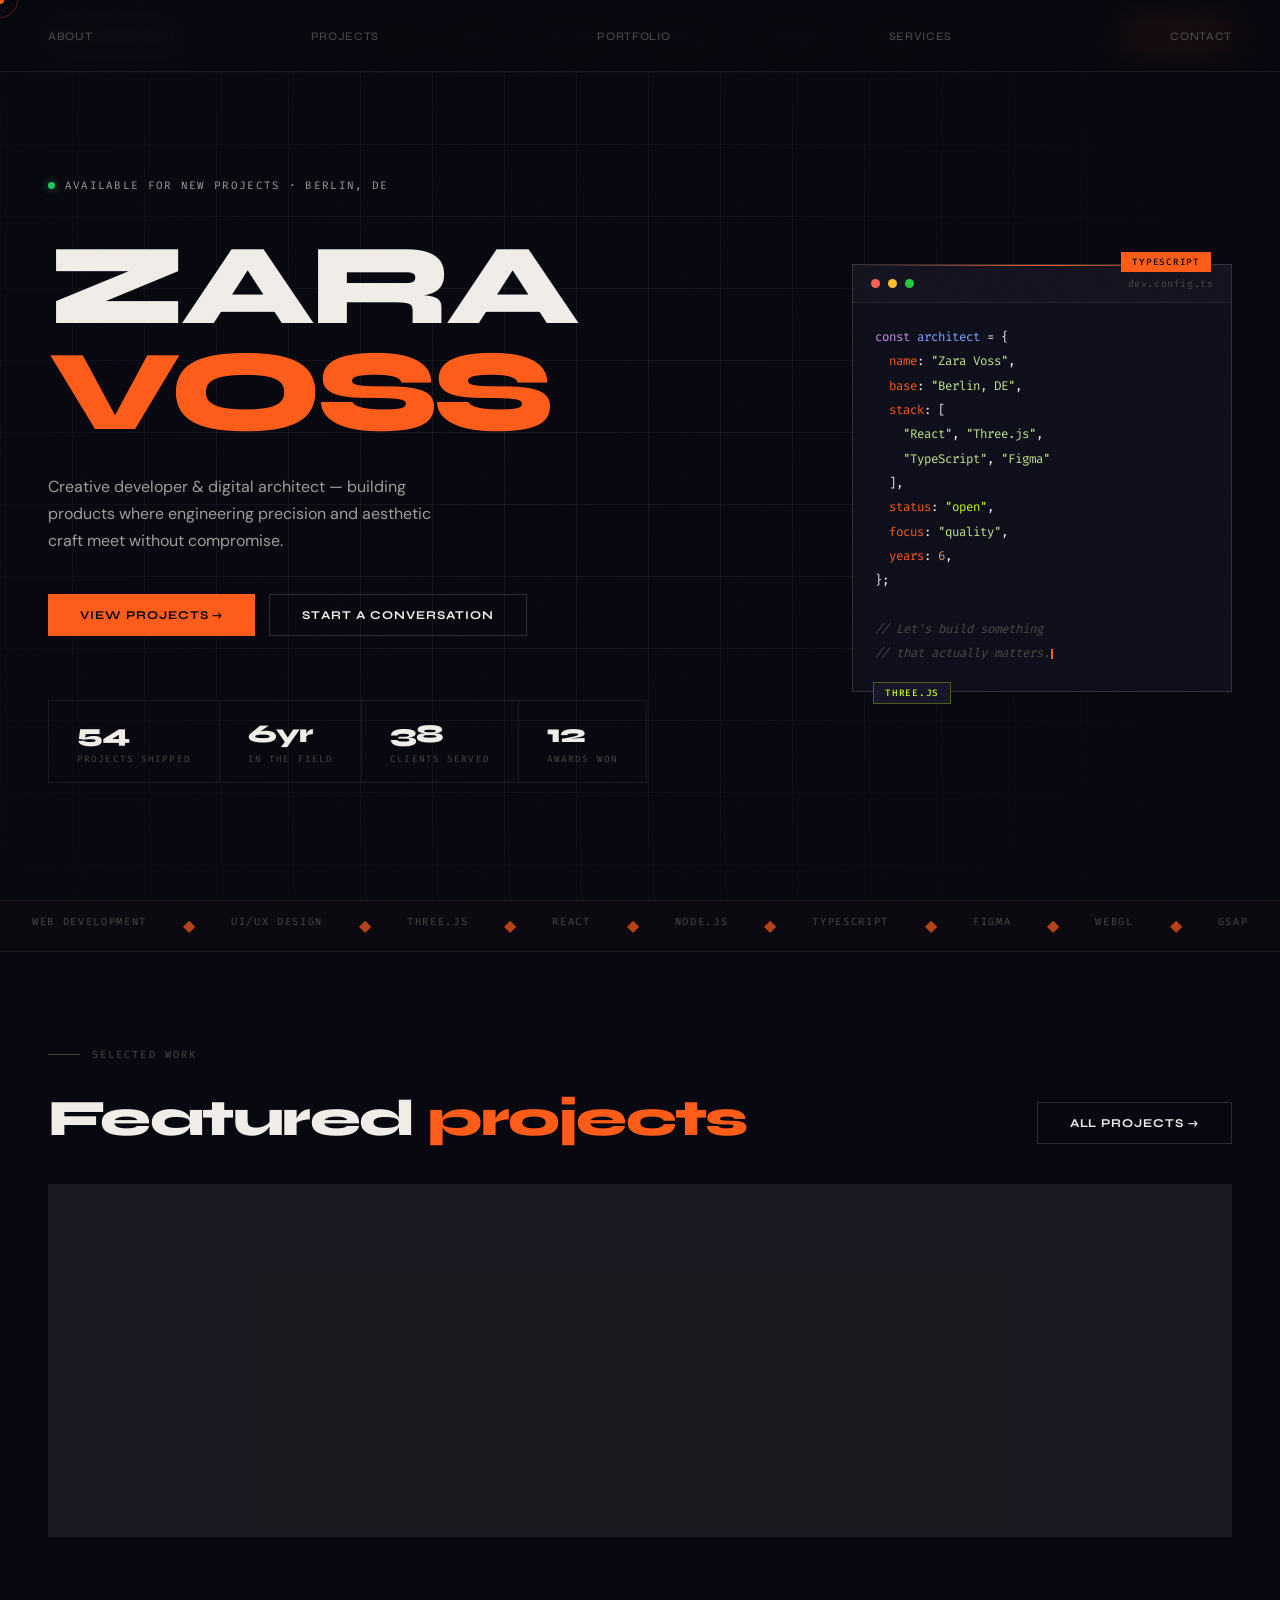
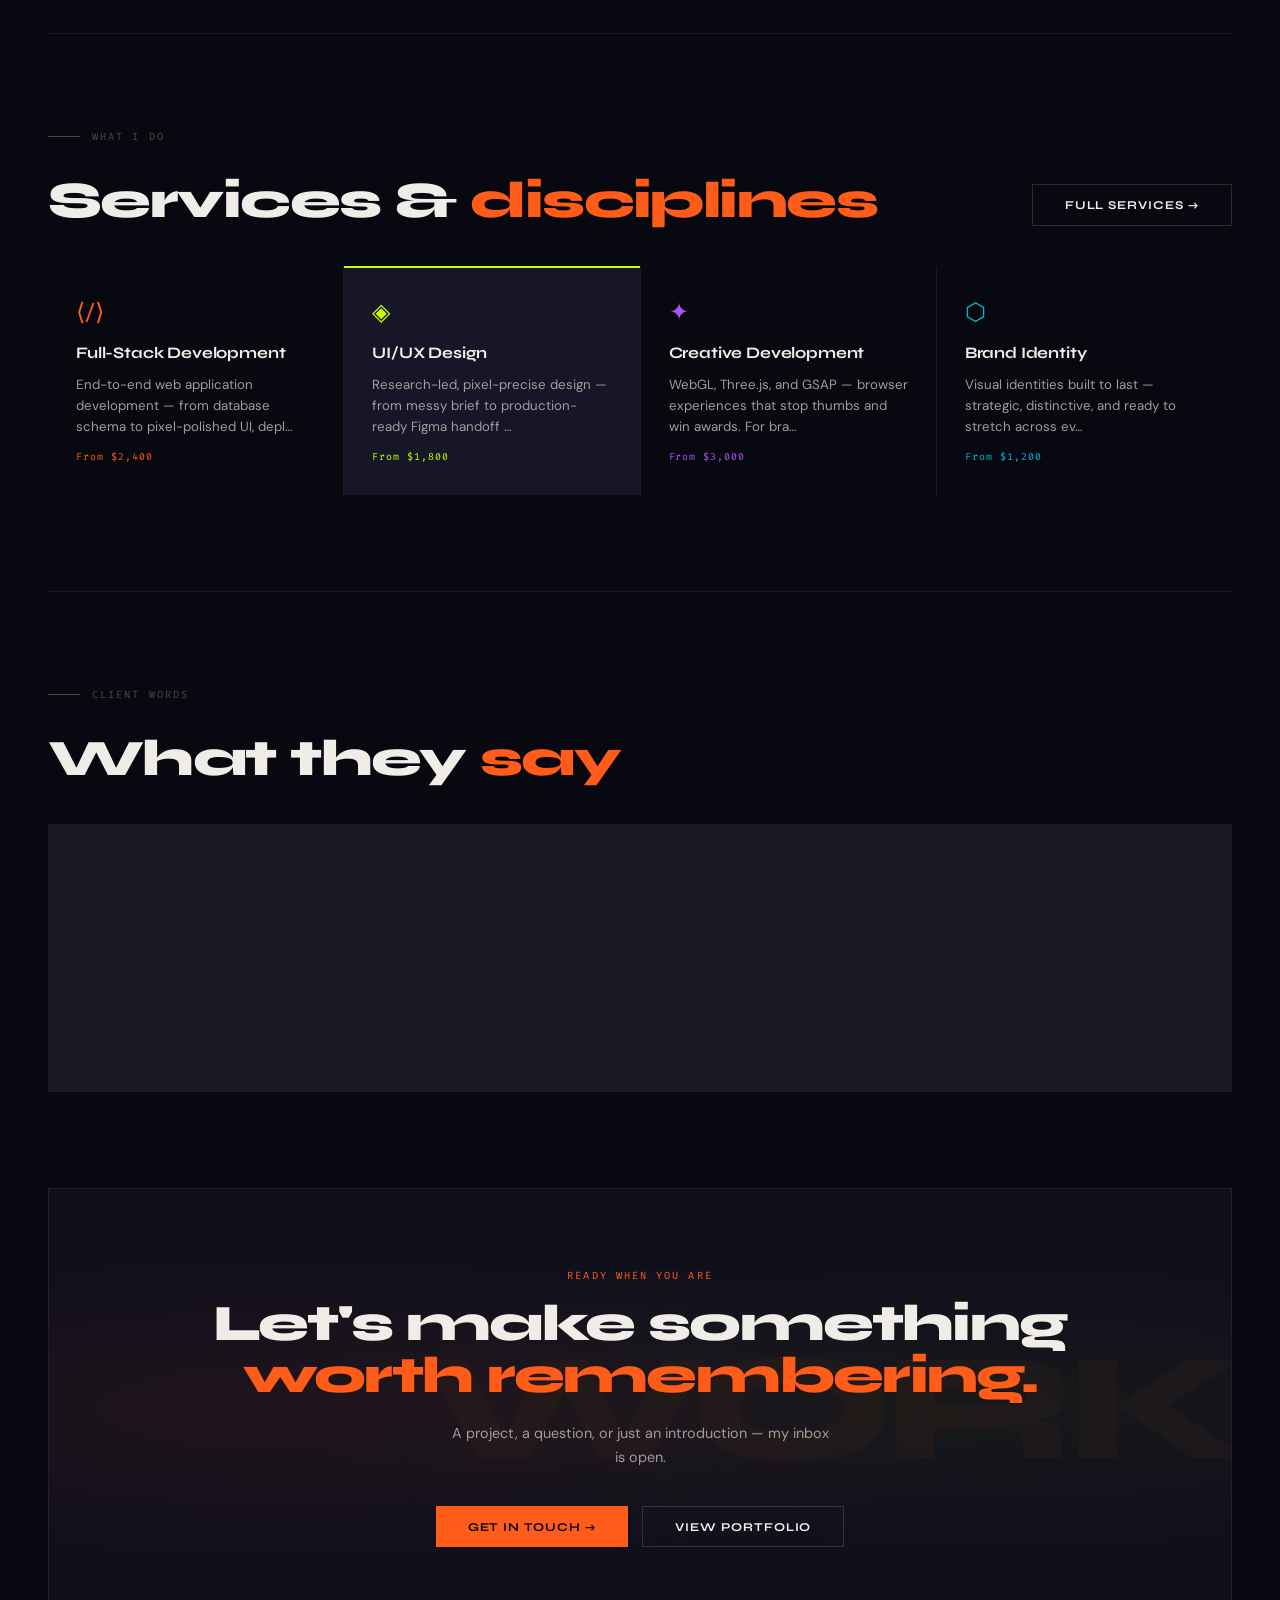
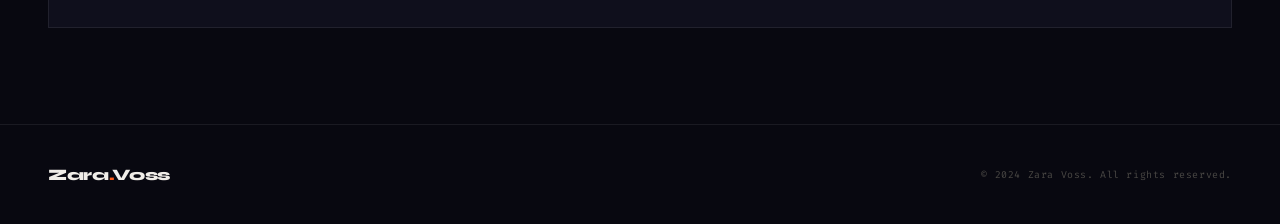
<file: index.html>
<!DOCTYPE html>
<html lang="en">
<head>
  <meta charset="UTF-8" />
  <meta name="viewport" content="width=device-width, initial-scale=1.0" />
  <title>Zara Voss — Creative Developer & Digital Architect</title>
  <meta name="description" content="Creative developer building digital products at the intersection of engineering precision and design craft." />
  <link rel="stylesheet" href="style.css" />
  <style>
    /* ── HERO ── */
    .hero {
      min-height: 100vh;
      display: flex; align-items: center;
      padding: calc(var(--nav-h) + 3rem) 3rem 4rem;
      position: relative; overflow: hidden;
    }
    .hero-grid {
      position: absolute; inset: 0;
      background-image:
        linear-gradient(var(--rule) 1px, transparent 1px),
        linear-gradient(90deg, var(--rule) 1px, transparent 1px);
      background-size: 72px 72px;
      mask-image: radial-gradient(ellipse 60% 70% at 40% 50%, black, transparent);
    }
    .hero-inner {
      display: grid;
      grid-template-columns: 1fr 380px;
      gap: 5rem; align-items: center;
      width: 100%; max-width: 1260px; margin: 0 auto;
      position: relative; z-index: 1;
    }
    .hero-status {
      display: inline-flex; align-items: center; gap: 0.6rem;
      margin-bottom: 2.5rem;
      font-family: 'Fira Code', monospace;
      font-size: 0.68rem; color: var(--ink-2);
      letter-spacing: 0.12em; text-transform: uppercase;
    }
    .status-dot {
      width: 7px; height: 7px; border-radius: 50%;
      background: #22c55e;
      box-shadow: 0 0 8px rgba(34,197,94,0.6);
      animation: pulse 2s ease-in-out infinite;
    }
    @keyframes pulse {
      0%,100% { box-shadow: 0 0 8px rgba(34,197,94,0.5); }
      50%      { box-shadow: 0 0 16px rgba(34,197,94,0.8); }
    }
    .hero-name {
      font-family: 'Syne', sans-serif;
      font-weight: 800;
      font-size: clamp(4rem, 9vw, 7.5rem);
      line-height: 0.92;
      letter-spacing: -0.045em;
      margin-bottom: 1.75rem;
    }
    .hero-name .first { display: block; color: var(--ink); }
    .hero-name .last  { display: block; color: var(--orange); }
    .hero-role {
      font-size: 1rem;
      color: var(--ink-2);
      line-height: 1.7;
      max-width: 420px;
      margin-bottom: 2.5rem;
    }
    .hero-btns { display: flex; gap: 0.875rem; flex-wrap: wrap; margin-bottom: 4rem; }
    .hero-stats {
      display: grid;
      grid-template-columns: repeat(4, auto);
      width: fit-content;
      border: 1px solid var(--rule);
    }
    .h-stat {
      padding: 1.1rem 1.75rem;
      border-right: 1px solid var(--rule);
      display: flex; flex-direction: column; gap: 0.2rem;
    }
    .h-stat:last-child { border-right: none; }
    .h-stat-val {
      font-family: 'Syne', sans-serif;
      font-weight: 800; font-size: 1.6rem;
      letter-spacing: -0.04em;
      color: var(--ink);
    }
    .h-stat-lbl {
      font-family: 'Fira Code', monospace;
      font-size: 0.58rem; color: var(--ink-3);
      letter-spacing: 0.12em; text-transform: uppercase;
    }

    /* Terminal card */
    .terminal {
      background: var(--surface);
      border: 1px solid var(--rule-bold);
      position: relative;
    }
    .terminal::before {
      content: '';
      position: absolute; top: 0; left: 0; right: 0;
      height: 1px;
      background: linear-gradient(90deg, transparent, var(--orange), transparent);
    }
    .term-bar {
      display: flex; align-items: center; gap: 0.5rem;
      padding: 0.75rem 1.1rem;
      border-bottom: 1px solid var(--rule);
      background: rgba(255,255,255,0.02);
    }
    .term-dot { width: 9px; height: 9px; border-radius: 50%; }
    .term-title {
      font-family: 'Fira Code', monospace; font-size: 0.62rem;
      color: var(--ink-3); margin-left: auto; letter-spacing: 0.06em;
    }
    .term-body {
      padding: 1.4rem 1.4rem 1.6rem;
      font-family: 'Fira Code', monospace;
      font-size: 0.78rem; line-height: 1.95;
    }
    .term-body p { margin: 0; }
    .tk  { color: #c792ea; }   /* keyword */
    .tf  { color: #82aaff; }   /* fn name */
    .ts  { color: #c3e88d; }   /* string */
    .tn  { color: #f78c6c; }   /* number */
    .tp  { color: var(--orange); } /* prop */
    .tc  { color: var(--ink-3); font-style: italic; }  /* comment */
    .thl { color: var(--lime); }   /* highlight */
    .tcur {
      display: inline-block;
      width: 2px; height: 0.82em;
      background: var(--orange);
      vertical-align: middle; margin-left: 1px;
      animation: blink 1s step-end infinite;
    }
    @keyframes blink { 0%,100%{opacity:1} 50%{opacity:0} }

    /* Float labels on terminal */
    .term-float {
      position: absolute;
      font-family: 'Fira Code', monospace;
      font-size: 0.58rem; letter-spacing: 0.08em; text-transform: uppercase;
      padding: 0.25rem 0.7rem; font-weight: 500;
    }

    /* ── FEATURED PROJECTS ── */
    .featured-grid {
      display: grid;
      grid-template-columns: repeat(3, 1fr);
      gap: 1px;
      background: var(--rule);
    }
    .feat-card {
      background: var(--void);
      padding: 2.25rem 2rem;
      display: flex; flex-direction: column; gap: 1rem;
      position: relative; overflow: hidden;
      transition: background 0.3s;
    }
    .feat-card:hover { background: var(--surface); }
    .feat-card::after {
      content: '';
      position: absolute; bottom: 0; left: 0; right: 0; height: 2px;
      background: var(--ac, var(--orange));
      transform: scaleX(0); transform-origin: left;
      transition: transform 0.4s ease;
    }
    .feat-card:hover::after { transform: scaleX(1); }
    .feat-id {
      font-family: 'Fira Code', monospace;
      font-size: 0.58rem; color: var(--ink-3);
      letter-spacing: 0.14em;
    }
    .feat-title {
      font-family: 'Syne', sans-serif;
      font-weight: 800; font-size: 1.45rem;
      letter-spacing: -0.025em; line-height: 1.1;
      color: var(--ink);
    }
    .feat-desc {
      font-size: 0.875rem; color: var(--ink-2);
      line-height: 1.68; flex: 1;
    }
    .feat-tech { display: flex; flex-wrap: wrap; gap: 0.35rem; }
    .feat-footer {
      display: flex; align-items: center; justify-content: space-between;
      padding-top: 1rem;
      border-top: 1px solid var(--rule);
    }
    .feat-result {
      font-family: 'Fira Code', monospace;
      font-size: 0.6rem; color: var(--ink-3);
      letter-spacing: 0.06em;
    }
    .feat-link {
      font-family: 'Syne', sans-serif;
      font-size: 0.7rem; font-weight: 700;
      text-transform: uppercase; letter-spacing: 0.07em;
      transition: gap 0.2s, color 0.2s;
      display: flex; align-items: center; gap: 0.35rem;
    }
    .feat-link:hover { gap: 0.6rem; }

    /* ── SERVICES STRIP ── */
    .svc-strip {
      display: grid;
      grid-template-columns: repeat(4, 1fr);
      gap: 1px;
      background: var(--rule);
    }
    .svc-mini {
      background: var(--void);
      padding: 2rem 1.75rem;
      display: flex; flex-direction: column; gap: 0.75rem;
      transition: background 0.3s;
      position: relative; overflow: hidden;
    }
    .svc-mini:hover { background: var(--surface); }
    .svc-mini.highlight { background: var(--surface-2); }
    .svc-mini.highlight:hover { background: var(--surface); }
    .svc-icon {
      font-family: 'Syne', sans-serif;
      font-size: 1.5rem; color: var(--orange);
      display: block; margin-bottom: 0.25rem;
    }
    .svc-mini-title {
      font-family: 'Syne', sans-serif;
      font-weight: 700; font-size: 1rem;
      color: var(--ink); letter-spacing: -0.01em;
    }
    .svc-mini-desc {
      font-size: 0.83rem; color: var(--ink-2); line-height: 1.6;
    }
    .svc-mini-price {
      font-family: 'Fira Code', monospace;
      font-size: 0.62rem; letter-spacing: 0.1em; margin-top: auto;
    }
    .svc-highlight-bar {
      position: absolute; top: 0; left: 0; right: 0; height: 2px;
    }

    /* ── TESTIMONIALS ── */
    .testi-grid {
      display: grid;
      grid-template-columns: repeat(3, 1fr);
      gap: 1px;
      background: var(--rule);
    }
    .testi-card {
      background: var(--void);
      padding: 2.5rem 2rem;
      display: flex; flex-direction: column; gap: 1.25rem;
    }
    .testi-quote {
      font-size: 0.95rem; color: var(--ink);
      line-height: 1.72; flex: 1;
      border-left: 2px solid var(--orange);
      padding-left: 1.25rem;
    }
    .testi-name {
      font-family: 'Syne', sans-serif;
      font-weight: 700; font-size: 0.9rem; color: var(--ink);
    }
    .testi-role {
      font-family: 'Fira Code', monospace;
      font-size: 0.6rem; color: var(--ink-3); letter-spacing: 0.1em;
    }
    .testi-stars {
      color: var(--orange); letter-spacing: 2px; font-size: 0.7rem;
    }

    /* ── CTA BAND ── */
    .cta-band {
      margin: 0 3rem 6rem;
      border: 1px solid var(--rule);
      padding: 5rem 4rem;
      position: relative; overflow: hidden;
      background: var(--surface);
      text-align: center;
    }
    .cta-band::before {
      content: '';
      position: absolute; inset: 0;
      background:
        radial-gradient(ellipse at 20% 50%, rgba(255,92,26,0.07), transparent 55%),
        radial-gradient(ellipse at 80% 50%, rgba(200,255,0,0.04), transparent 55%);
      pointer-events: none;
    }
    .cta-bg-text {
      position: absolute; right: -1rem; top: 50%;
      transform: translateY(-50%);
      font-family: 'Syne', sans-serif;
      font-weight: 800; font-size: clamp(5rem, 12vw, 10rem);
      color: rgba(255,92,26,0.04); letter-spacing: -0.05em;
      user-select: none; pointer-events: none; white-space: nowrap;
    }

    @media (max-width: 1060px) {
      .hero-inner { grid-template-columns: 1fr; gap: 3rem; }
      .terminal { max-width: 400px; }
      .featured-grid { grid-template-columns: 1fr; }
      .svc-strip { grid-template-columns: repeat(2, 1fr); }
      .testi-grid { grid-template-columns: 1fr; }
    }
    @media (max-width: 700px) {
      .hero { padding: calc(var(--nav-h) + 2rem) 1.5rem 3rem; }
      .hero-stats { grid-template-columns: repeat(2, 1fr); }
      .h-stat { border-right: 1px solid var(--rule); border-bottom: 1px solid var(--rule); }
      .svc-strip { grid-template-columns: 1fr; }
      .cta-band { margin: 0 1.5rem 4rem; padding: 3rem 1.5rem; }
    }
  </style>
</head>
<body>
  <div id="cur"></div>
  <div id="cur-ring"></div>

  <!-- NAV -->
  <nav>
    <a href="index.html" class="nav-logo">Zara<span>.</span>Voss</a>
    <ul class="nav-links">
      <li><a href="index.html" class="active">Home</a></li>
      <li><a href="about.html">About</a></li>
      <li><a href="projects.html">Projects</a></li>
      <li><a href="portfolio.html">Portfolio</a></li>
      <li><a href="services.html">Services</a></li>
      <li><a href="contact.html">Contact</a></li>
    </ul>
    <a href="contact.html" class="nav-cta">Hire Me</a>
    <button class="nav-hamburger" aria-label="Menu"><span></span><span></span><span></span></button>
  </nav>

  <!-- ═══════ HERO ═══════ -->
  <section class="hero">
    <div class="hero-grid"></div>
    <div class="hero-inner">
      <div>
        <div class="hero-status">
          <span class="status-dot"></span>
          Available for new projects · Berlin, DE
        </div>
        <h1 class="hero-name">
          <span class="first">ZARA</span>
          <span class="last">VOSS</span>
        </h1>
        <p class="hero-role">
          Creative developer &amp; digital architect — building products where engineering precision and aesthetic craft meet without compromise.
        </p>
        <div class="hero-btns">
          <a href="projects.html" class="btn btn-primary">View Projects →</a>
          <a href="contact.html" class="btn btn-ghost">Start a Conversation</a>
        </div>
        <div class="hero-stats" id="heroStats"></div>
      </div>

      <!-- Terminal card -->
      <div class="terminal" style="position:relative">
        <div class="term-bar">
          <span class="term-dot" style="background:#FF5F57"></span>
          <span class="term-dot" style="background:#FEBC2E"></span>
          <span class="term-dot" style="background:#28C840"></span>
          <span class="term-title">dev.config.ts</span>
        </div>
        <div class="term-body">
          <p><span class="tk">const</span> <span class="tf">architect</span> = {</p>
          <p>&nbsp;&nbsp;<span class="tp">name</span>: <span class="ts">"Zara Voss"</span>,</p>
          <p>&nbsp;&nbsp;<span class="tp">base</span>: <span class="ts">"Berlin, DE"</span>,</p>
          <p>&nbsp;&nbsp;<span class="tp">stack</span>: [</p>
          <p>&nbsp;&nbsp;&nbsp;&nbsp;<span class="ts">"React"</span>, <span class="ts">"Three.js"</span>,</p>
          <p>&nbsp;&nbsp;&nbsp;&nbsp;<span class="ts">"TypeScript"</span>, <span class="ts">"Figma"</span></p>
          <p>&nbsp;&nbsp;],</p>
          <p>&nbsp;&nbsp;<span class="tp">status</span>: <span class="thl">"open"</span>,</p>
          <p>&nbsp;&nbsp;<span class="tp">focus</span>: <span class="ts">"quality"</span>,</p>
          <p>&nbsp;&nbsp;<span class="tp">years</span>: <span class="tn">6</span>,</p>
          <p>};</p>
          <p>&nbsp;</p>
          <p><span class="tc">// Let's build something</span></p>
          <p><span class="tc">// that actually matters.</span><span class="tcur"></span></p>
        </div>
        <!-- float badges -->
        <div class="term-float" style="top:-13px;right:20px;background:var(--orange);color:var(--void)">TypeScript</div>
        <div class="term-float" style="bottom:-13px;left:20px;background:var(--surface-2);color:var(--lime);border:1px solid rgba(200,255,0,0.3)">Three.js</div>
      </div>
    </div>
  </section>

  <!-- MARQUEE -->
  <div class="marquee-wrap">
    <div class="marquee-track" id="mq1"></div>
  </div>

  <!-- ═══════ FEATURED PROJECTS ═══════ -->
  <section class="section">
    <div style="display:flex;align-items:flex-end;justify-content:space-between;margin-bottom:2.5rem;flex-wrap:wrap;gap:1.5rem">
      <div>
        <div class="section-label reveal">Selected Work</div>
        <h2 class="section-heading reveal">Featured <em>projects</em></h2>
      </div>
      <a href="projects.html" class="btn btn-ghost reveal">All Projects →</a>
    </div>
    <div class="featured-grid" id="featuredGrid"></div>
  </section>

  <div class="section-rule"></div>

  <!-- ═══════ SERVICES TEASER ═══════ -->
  <section class="section">
    <div style="display:flex;align-items:flex-end;justify-content:space-between;margin-bottom:2.5rem;flex-wrap:wrap;gap:1.5rem">
      <div>
        <div class="section-label reveal">What I Do</div>
        <h2 class="section-heading reveal">Services &amp; <em>disciplines</em></h2>
      </div>
      <a href="services.html" class="btn btn-ghost reveal">Full Services →</a>
    </div>
    <div class="svc-strip" id="svcStrip"></div>
  </section>

  <div class="section-rule"></div>

  <!-- ═══════ TESTIMONIALS ═══════ -->
  <section class="section">
    <div class="section-label reveal">Client Words</div>
    <h2 class="section-heading reveal" style="margin-bottom:2.5rem">What they <em>say</em></h2>
    <div class="testi-grid" id="testiGrid"></div>
  </section>

  <!-- ═══════ CTA ═══════ -->
  <div class="cta-band reveal">
    <div class="cta-bg-text" aria-hidden="true">WORK</div>
    <div style="position:relative;z-index:1">
      <div style="font-family:'Fira Code',monospace;font-size:0.65rem;color:var(--orange);letter-spacing:0.2em;text-transform:uppercase;margin-bottom:1rem">Ready when you are</div>
      <h2 style="font-family:'Syne',sans-serif;font-weight:800;font-size:clamp(2rem,4vw,3.25rem);letter-spacing:-0.035em;line-height:1;margin-bottom:0.5rem">Let's make something<br><span style="color:var(--orange)">worth remembering.</span></h2>
      <p style="font-size:0.9rem;color:var(--ink-2);margin:1.25rem auto 2.25rem;max-width:380px;line-height:1.7">A project, a question, or just an introduction — my inbox is open.</p>
      <div style="display:flex;gap:0.875rem;justify-content:center;flex-wrap:wrap">
        <a href="contact.html" class="btn btn-primary">Get In Touch →</a>
        <a href="portfolio.html" class="btn btn-ghost">View Portfolio</a>
      </div>
    </div>
  </div>

  <!-- FOOTER -->
  <footer>
    <a href="index.html" class="footer-logo">Zara<span>.</span>Voss</a>
    <nav class="footer-nav">
      <a href="about.html">About</a>
      <a href="projects.html">Projects</a>
      <a href="portfolio.html">Portfolio</a>
      <a href="services.html">Services</a>
      <a href="contact.html">Contact</a>
    </nav>
    <span class="footer-copy">© 2024 Zara Voss. All rights reserved.</span>
  </footer>

  <script src="data.js"></script>
  <script src="main.js"></script>
  <script>
    /* Stats */
    const statsEl = document.getElementById('heroStats');
    statsEl.innerHTML = OWNER.stats.map(s => `
      <div class="h-stat">
        <span class="h-stat-val">${s.value}</span>
        <span class="h-stat-lbl">${s.label}</span>
      </div>
    `).join('');

    /* Featured projects */
    const colorTagMap = { '#FF5C1A': 'tag-orange', '#C8FF00': 'tag-lime', '#A855F7': 'tag-purple', '#06B6D4': 'tag-cyan' };
    const featEl = document.getElementById('featuredGrid');
    const featProjs = projects.filter(p => p.featured);
    featEl.innerHTML = featProjs.map((p, i) => `
      <div class="feat-card reveal" style="animation-delay:${i*0.08}s;--ac:${p.color}">
        <div style="display:flex;align-items:center;justify-content:space-between">
          <span class="feat-id">0${p.id}</span>
          <span class="tag ${colorTagMap[p.color]||'tag-orange'}">${p.category}</span>
        </div>
        <h3 class="feat-title">${p.title}</h3>
        <p class="feat-desc">${p.desc}</p>
        <div class="feat-tech">${p.tech.map(t=>`<span class="chip">${t}</span>`).join('')}</div>
        <div class="feat-footer">
          <span class="feat-result">${p.result}</span>
          <a href="projects.html" class="feat-link" style="color:${p.color}">Case Study <span>→</span></a>
        </div>
      </div>
    `).join('');

    /* Services strip */
    const svcEl = document.getElementById('svcStrip');
    svcEl.innerHTML = services.map(s => `
      <div class="svc-mini ${s.highlight?'highlight':''}">
        ${s.highlight ? `<div class="svc-highlight-bar" style="background:${s.accent}"></div>` : ''}
        <span class="svc-icon" style="color:${s.accent}">${s.icon}</span>
        <div class="svc-mini-title">${s.title}</div>
        <p class="svc-mini-desc">${s.desc.slice(0,88)}…</p>
        <div class="svc-mini-price" style="color:${s.accent}">${s.price}</div>
      </div>
    `).join('');

    /* Testimonials */
    const testiEl = document.getElementById('testiGrid');
    testiEl.innerHTML = testimonials.map(t => `
      <div class="testi-card reveal">
        <div class="testi-stars">${'★'.repeat(t.rating)}</div>
        <p class="testi-quote">${t.quote}</p>
        <div>
          <div class="testi-name">${t.name}</div>
          <div class="testi-role">${t.role}</div>
        </div>
      </div>
    `).join('');

    /* Marquee */
    buildMarquee('mq1', [
      'Web Development','UI/UX Design','Three.js','React','Node.js',
      'TypeScript','Figma','WebGL','GSAP','PostgreSQL','Next.js','Creative Dev'
    ]);
  </script>
</body>
</html>
</file>
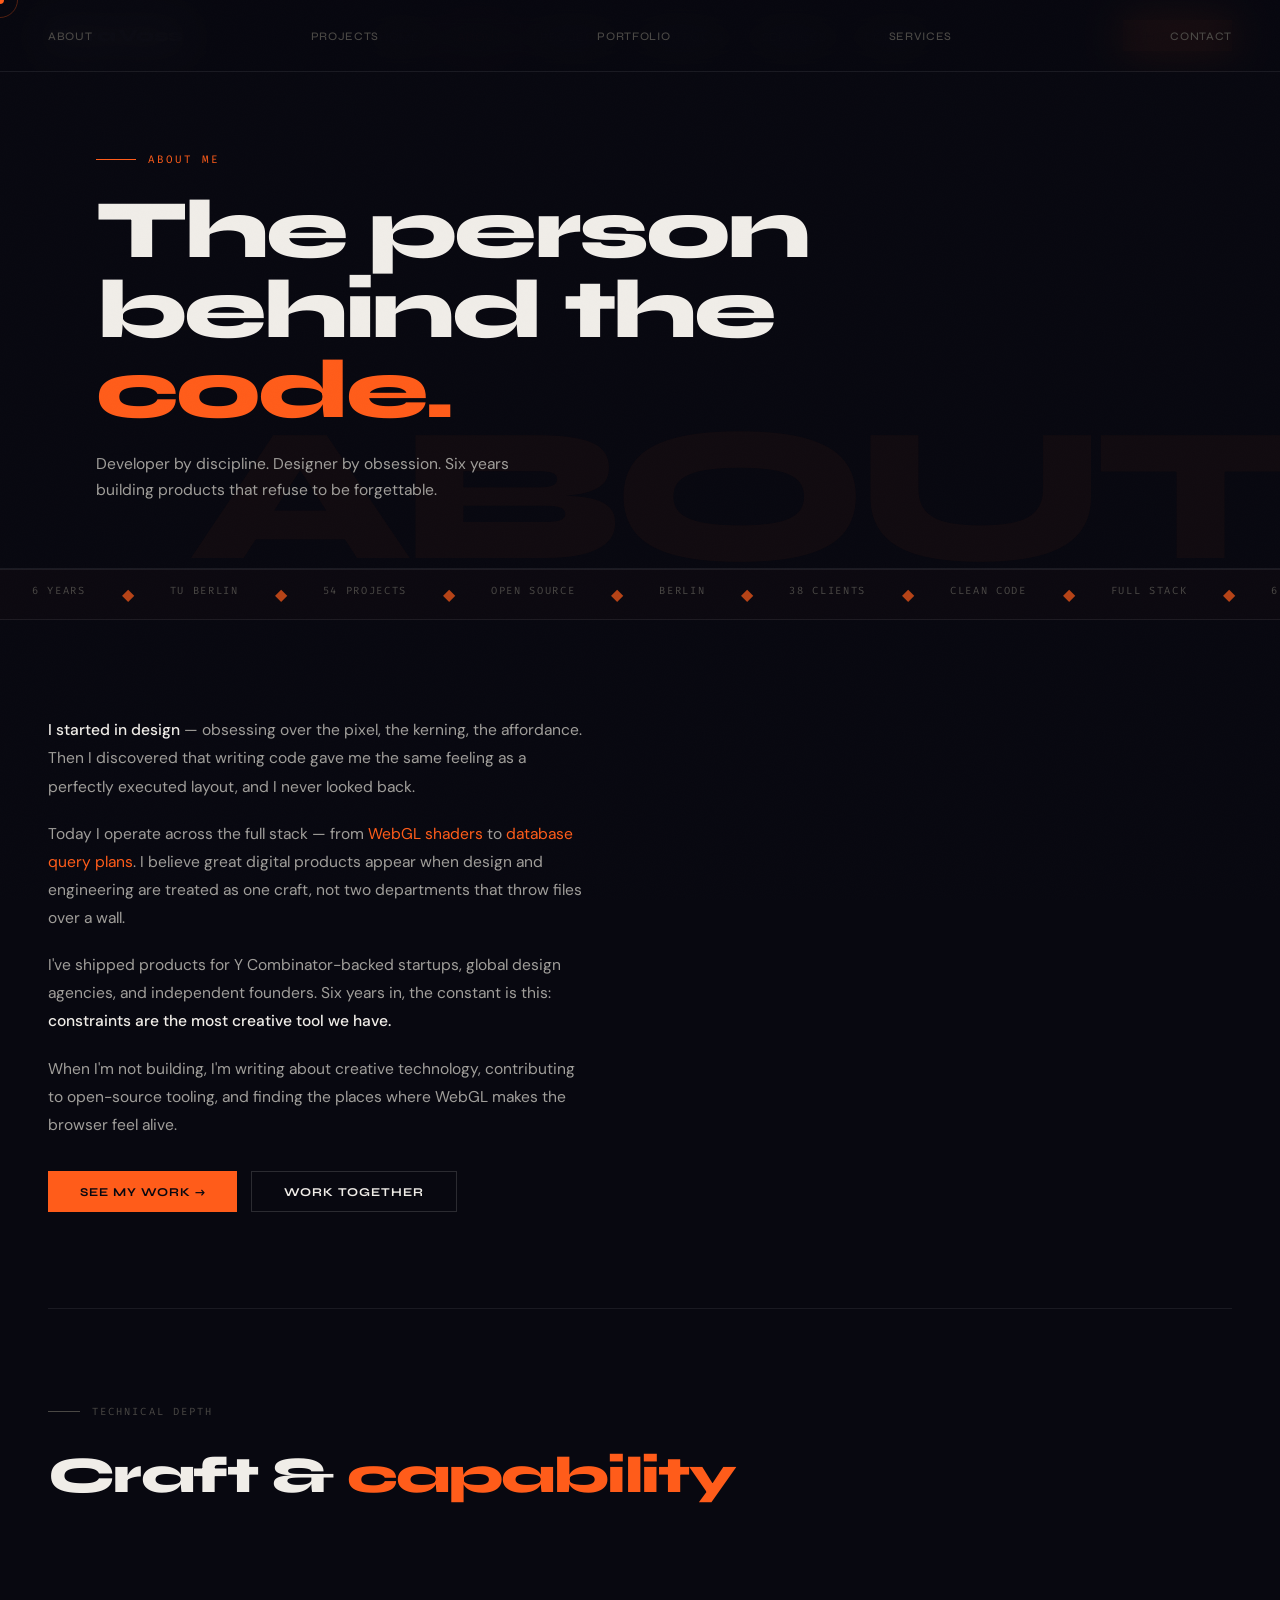
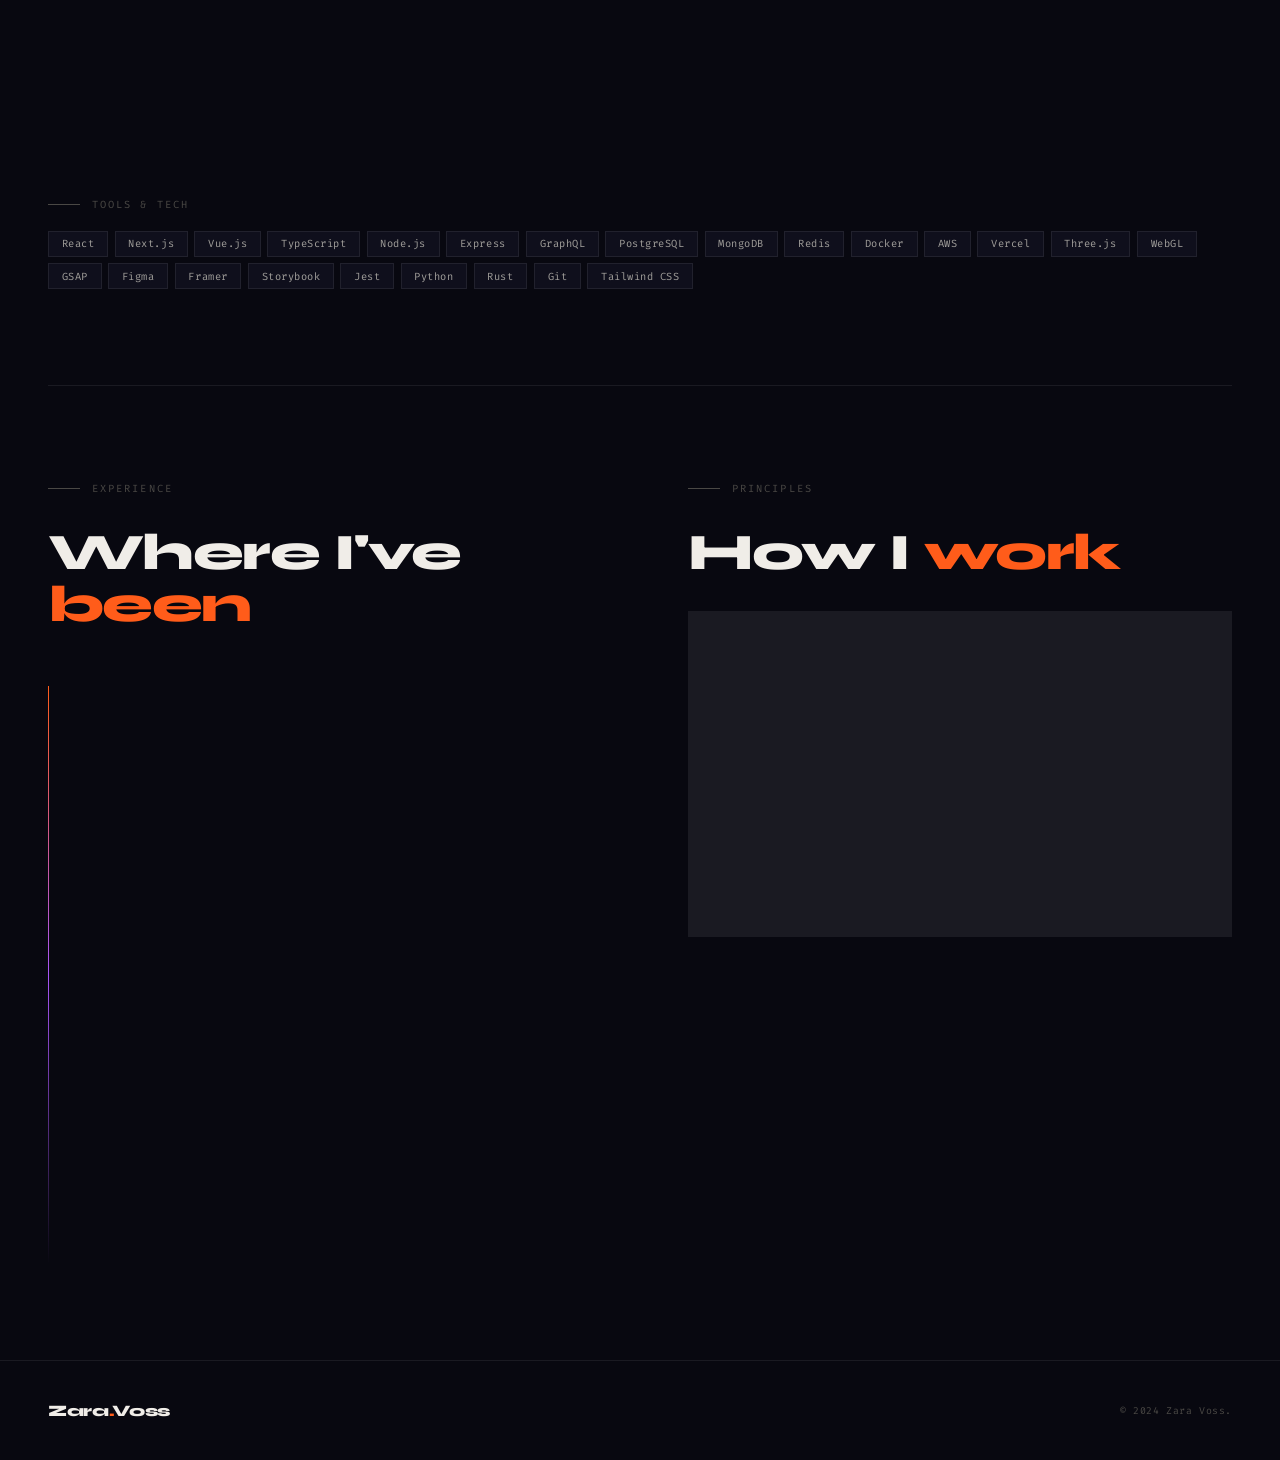
<file: about.html>
<!DOCTYPE html>
<html lang="en">
<head>
  <meta charset="UTF-8" />
  <meta name="viewport" content="width=device-width, initial-scale=1.0" />
  <title>About — Zara Voss</title>
  <link rel="stylesheet" href="style.css" />
  <style>
    .page-hero { padding-top: calc(var(--nav-h) + 5rem); }

    .bio-grid {
      display: grid;
      grid-template-columns: 1fr 1fr;
      gap: 6rem; align-items: start;
    }
    .bio-p {
      font-size: 0.975rem; color: var(--ink-2);
      line-height: 1.8; margin-bottom: 1.2rem;
    }
    .bio-p strong { color: var(--ink); font-weight: 500; }
    .bio-p .hl   { color: var(--orange); }

    .detail-row {
      border-left: 2px solid var(--rule-bold);
      padding: 0.75rem 0 0.75rem 1.25rem;
      display: flex; flex-direction: column; gap: 0.25rem;
    }
    .detail-row.accent { border-color: var(--orange); }
    .detail-lbl {
      font-family: 'Fira Code', monospace; font-size: 0.6rem;
      letter-spacing: 0.16em; text-transform: uppercase; color: var(--ink-3);
    }
    .detail-lbl.accent { color: var(--orange); }
    .detail-val { font-family: 'Syne', sans-serif; font-weight: 600; font-size: 0.95rem; color: var(--ink); }
    .detail-val.live { color: var(--lime); }

    /* Skills */
    .skills-grid {
      display: grid; grid-template-columns: 1fr 1fr; gap: 1.5rem 3rem;
    }
    .skill-row { display: flex; flex-direction: column; gap: 0.5rem; }
    .skill-top { display: flex; align-items: center; justify-content: space-between; }
    .skill-name { font-family: 'DM Sans', sans-serif; font-size: 0.875rem; font-weight: 500; color: var(--ink); }
    .skill-cat  { font-family: 'Fira Code', monospace; font-size: 0.56rem; color: var(--ink-3); letter-spacing: 0.1em; }
    .skill-pct  { font-family: 'Fira Code', monospace; font-size: 0.65rem; color: var(--orange); }
    .bar-bg { height: 1px; background: var(--rule-bold); position: relative; overflow: hidden; }
    .bar-fill {
      position: absolute; inset: 0;
      background: linear-gradient(90deg, var(--orange), var(--lime));
      transform: scaleX(0); transform-origin: left;
      transition: transform 1.1s cubic-bezier(.16,1,.3,1);
    }
    .bar-fill.go { transform: scaleX(1); }

    /* Timeline */
    .tl { position: relative; padding-left: 1.75rem; }
    .tl::before {
      content: ''; position: absolute; left: 0; top: 0.5rem; bottom: 0;
      width: 1px;
      background: linear-gradient(180deg, var(--orange), var(--purple), transparent);
    }
    .tl-item { position: relative; padding-bottom: 2.75rem; }
    .tl-item:last-child { padding-bottom: 0; }
    .tl-dot {
      position: absolute; left: -2.2rem; top: 0.35rem;
      width: 9px; height: 9px; border-radius: 50%;
      background: var(--orange); border: 2px solid var(--void);
      box-shadow: 0 0 8px rgba(255,92,26,0.4);
    }
    .tl-year { font-family: 'Fira Code', monospace; font-size: 0.6rem; letter-spacing: 0.14em; color: var(--orange); text-transform: uppercase; margin-bottom: 0.35rem; }
    .tl-role { font-family: 'Syne', sans-serif; font-weight: 700; font-size: 1rem; color: var(--ink); margin-bottom: 0.2rem; }
    .tl-co   { font-family: 'Syne', sans-serif; font-size: 0.85rem; color: var(--purple); font-weight: 500; margin-bottom: 0.6rem; }
    .tl-desc { font-size: 0.85rem; color: var(--ink-2); line-height: 1.7; }

    /* Tools */
    .tools-cloud { display: flex; flex-wrap: wrap; gap: 0.4rem; }
    .tool {
      font-family: 'Fira Code', monospace; font-size: 0.65rem;
      color: var(--ink-2); background: var(--surface);
      border: 1px solid var(--rule); padding: 0.35rem 0.8rem;
      letter-spacing: 0.05em; transition: all 0.2s;
    }
    .tool:hover { color: var(--orange); border-color: rgba(255,92,26,0.3); background: rgba(255,92,26,0.05); }

    /* Values */
    .val-grid { display: grid; grid-template-columns: repeat(3,1fr); gap: 1px; background: var(--rule); }
    .val-card {
      background: var(--void); padding: 2rem 1.75rem;
      transition: background 0.3s;
    }
    .val-card:hover { background: var(--surface); }
    .val-n { font-family: 'Syne', sans-serif; font-weight: 800; font-size: 2.5rem; letter-spacing: -0.05em; color: rgba(255,92,26,0.15); display: block; margin-bottom: 0.75rem; }
    .val-title { font-family: 'Syne', sans-serif; font-weight: 700; font-size: 1rem; color: var(--ink); margin-bottom: 0.6rem; }
    .val-desc  { font-size: 0.84rem; color: var(--ink-2); line-height: 1.65; }

    @media (max-width: 860px) {
      .bio-grid { grid-template-columns: 1fr; gap: 3rem; }
      .skills-grid { grid-template-columns: 1fr; }
      .val-grid { grid-template-columns: 1fr; }
    }
  </style>
</head>
<body>
  <div id="cur"></div><div id="cur-ring"></div>

  <nav>
    <a href="index.html" class="nav-logo">Zara<span>.</span>Voss</a>
    <ul class="nav-links">
      <li><a href="index.html">Home</a></li>
      <li><a href="about.html" class="active">About</a></li>
      <li><a href="projects.html">Projects</a></li>
      <li><a href="portfolio.html">Portfolio</a></li>
      <li><a href="services.html">Services</a></li>
      <li><a href="contact.html">Contact</a></li>
    </ul>
    <a href="contact.html" class="nav-cta">Hire Me</a>
    <button class="nav-hamburger" aria-label="Menu"><span></span><span></span><span></span></button>
  </nav>

  <header class="page-hero">
    <div class="page-hero-bg-text" aria-hidden="true">ABOUT</div>
    <div class="wrap" style="position:relative;z-index:1">
      <div class="page-hero-label">About Me</div>
      <h1 class="page-hero-title">The person<br>behind the <em>code.</em></h1>
      <p class="page-hero-sub">Developer by discipline. Designer by obsession. Six years building products that refuse to be forgettable.</p>
    </div>
  </header>

  <div class="marquee-wrap">
    <div class="marquee-track" id="mq1"></div>
  </div>

  <!-- BIO -->
  <section class="section">
    <div class="bio-grid">
      <div>
        <p class="bio-p reveal"><strong>I started in design</strong> — obsessing over the pixel, the kerning, the affordance. Then I discovered that writing code gave me the same feeling as a perfectly executed layout, and I never looked back.</p>
        <p class="bio-p reveal">Today I operate across the full stack — from <span class="hl">WebGL shaders</span> to <span class="hl">database query plans</span>. I believe great digital products appear when design and engineering are treated as one craft, not two departments that throw files over a wall.</p>
        <p class="bio-p reveal">I've shipped products for Y Combinator-backed startups, global design agencies, and independent founders. Six years in, the constant is this: <strong>constraints are the most creative tool we have.</strong></p>
        <p class="bio-p reveal">When I'm not building, I'm writing about creative technology, contributing to open-source tooling, and finding the places where WebGL makes the browser feel alive.</p>
        <div style="display:flex;gap:0.875rem;flex-wrap:wrap;margin-top:2rem" class="reveal">
          <a href="projects.html" class="btn btn-primary">See My Work →</a>
          <a href="contact.html" class="btn btn-ghost">Work Together</a>
        </div>
      </div>
      <div style="display:flex;flex-direction:column;gap:1.5rem" id="detailsPanel"></div>
    </div>
  </section>

  <div class="section-rule"></div>

  <!-- SKILLS -->
  <section class="section">
    <div class="section-label reveal">Technical Depth</div>
    <h2 class="section-heading reveal" style="margin-bottom:3rem">Craft &amp; <em>capability</em></h2>
    <div class="skills-grid" id="skillsGrid"></div>

    <div style="margin-top:3.5rem">
      <div class="section-label reveal" style="margin-bottom:1.25rem">Tools &amp; Tech</div>
      <div class="tools-cloud reveal" id="toolsCloud"></div>
    </div>
  </section>

  <div class="section-rule"></div>

  <!-- EXPERIENCE + VALUES -->
  <section class="section">
    <div style="display:grid;grid-template-columns:1fr 1fr;gap:6rem">
      <div>
        <div class="section-label reveal">Experience</div>
        <h2 class="section-heading reveal" style="margin-bottom:3rem">Where I've <em>been</em></h2>
        <div class="tl" id="tlEl"></div>
      </div>
      <div>
        <div class="section-label reveal">Principles</div>
        <h2 class="section-heading reveal" style="margin-bottom:2rem">How I <em>work</em></h2>
        <div class="val-grid" id="valGrid"></div>
      </div>
    </div>
  </section>

  <footer>
    <a href="index.html" class="footer-logo">Zara<span>.</span>Voss</a>
    <nav class="footer-nav">
      <a href="about.html">About</a><a href="projects.html">Projects</a>
      <a href="portfolio.html">Portfolio</a><a href="services.html">Services</a>
      <a href="contact.html">Contact</a>
    </nav>
    <span class="footer-copy">© 2024 Zara Voss.</span>
  </footer>

  <script src="data.js"></script><script src="main.js"></script>
  <script>
    /* Details panel */
    const details = [
      { label:'Based In',     val:'Berlin, Germany',                accent:false },
      { label:'Available For',val:'Freelance · Full-time · Studio', accent:false },
      { label:'Experience',   val:'6+ Years',                       accent:false },
      { label:'Focus',        val:'Web · Mobile · Creative Dev',    accent:false },
      { label:'Education',    val:'B.Sc. CS — TU Berlin',           accent:false },
      { label:'Status',       val:'● Open to opportunities',        accent:true, live:true },
    ];
    document.getElementById('detailsPanel').innerHTML = details.map(d => `
      <div class="detail-row ${d.accent?'accent':''} reveal">
        <span class="detail-lbl ${d.accent?'accent':''}">${d.label}</span>
        <span class="detail-val ${d.live?'live':''}">${d.val}</span>
      </div>
    `).join('');

    /* Skills */
    document.getElementById('skillsGrid').innerHTML = skills.map((s,i) => `
      <div class="skill-row reveal" style="animation-delay:${i*0.07}s">
        <div class="skill-top">
          <div><span class="skill-name">${s.name}</span>&nbsp;<span class="skill-cat">${s.cat}</span></div>
          <span class="skill-pct">${s.level}%</span>
        </div>
        <div class="bar-bg">
          <div class="bar-fill" data-w="${s.level/100}"></div>
        </div>
      </div>
    `).join('');

    const barObs = new IntersectionObserver(entries => {
      entries.forEach(e => {
        if (e.isIntersecting) {
          e.target.style.transform = `scaleX(${e.target.dataset.w})`;
          e.target.classList.add('go');
          barObs.unobserve(e.target);
        }
      });
    }, { threshold: 0.5 });
    document.querySelectorAll('.bar-fill').forEach(b => barObs.observe(b));

    /* Tools */
    const tools = ['React','Next.js','Vue.js','TypeScript','Node.js','Express','GraphQL',
      'PostgreSQL','MongoDB','Redis','Docker','AWS','Vercel','Three.js','WebGL','GSAP',
      'Figma','Framer','Storybook','Jest','Python','Rust','Git','Tailwind CSS'];
    document.getElementById('toolsCloud').innerHTML = tools.map(t=>`<span class="tool">${t}</span>`).join('');

    /* Timeline */
    document.getElementById('tlEl').innerHTML = experience.map((e,i) => `
      <div class="tl-item reveal" style="animation-delay:${i*0.1}s">
        <div class="tl-dot"></div>
        <div class="tl-year">${e.year}</div>
        <div class="tl-role">${e.role}</div>
        <div class="tl-co">${e.company}</div>
        <p class="tl-desc">${e.desc}</p>
      </div>
    `).join('');

    /* Values */
    const vals = [
      { n:'01', title:'Craft before speed',       desc:'Shortcuts compound into debt. I build things right the first time, even when deadlines push back.' },
      { n:'02', title:'Design &amp; code as one', desc:'The best work emerges when the same person is thinking about the interface and the architecture simultaneously.' },
      { n:'03', title:'Honest documentation',      desc:'Every decision I make is documented for the team that inherits it. Code is a conversation across time.' },
    ];
    document.getElementById('valGrid').innerHTML = vals.map((v,i) => `
      <div class="val-card reveal" style="animation-delay:${i*0.1}s">
        <span class="val-n">${v.n}</span>
        <div class="val-title">${v.title}</div>
        <p class="val-desc">${v.desc}</p>
      </div>
    `).join('');

    buildMarquee('mq1',['6 Years','TU Berlin','54 Projects','Open Source','Berlin','38 Clients','Clean Code','Full Stack']);
  </script>
</body>
</html>
</file>
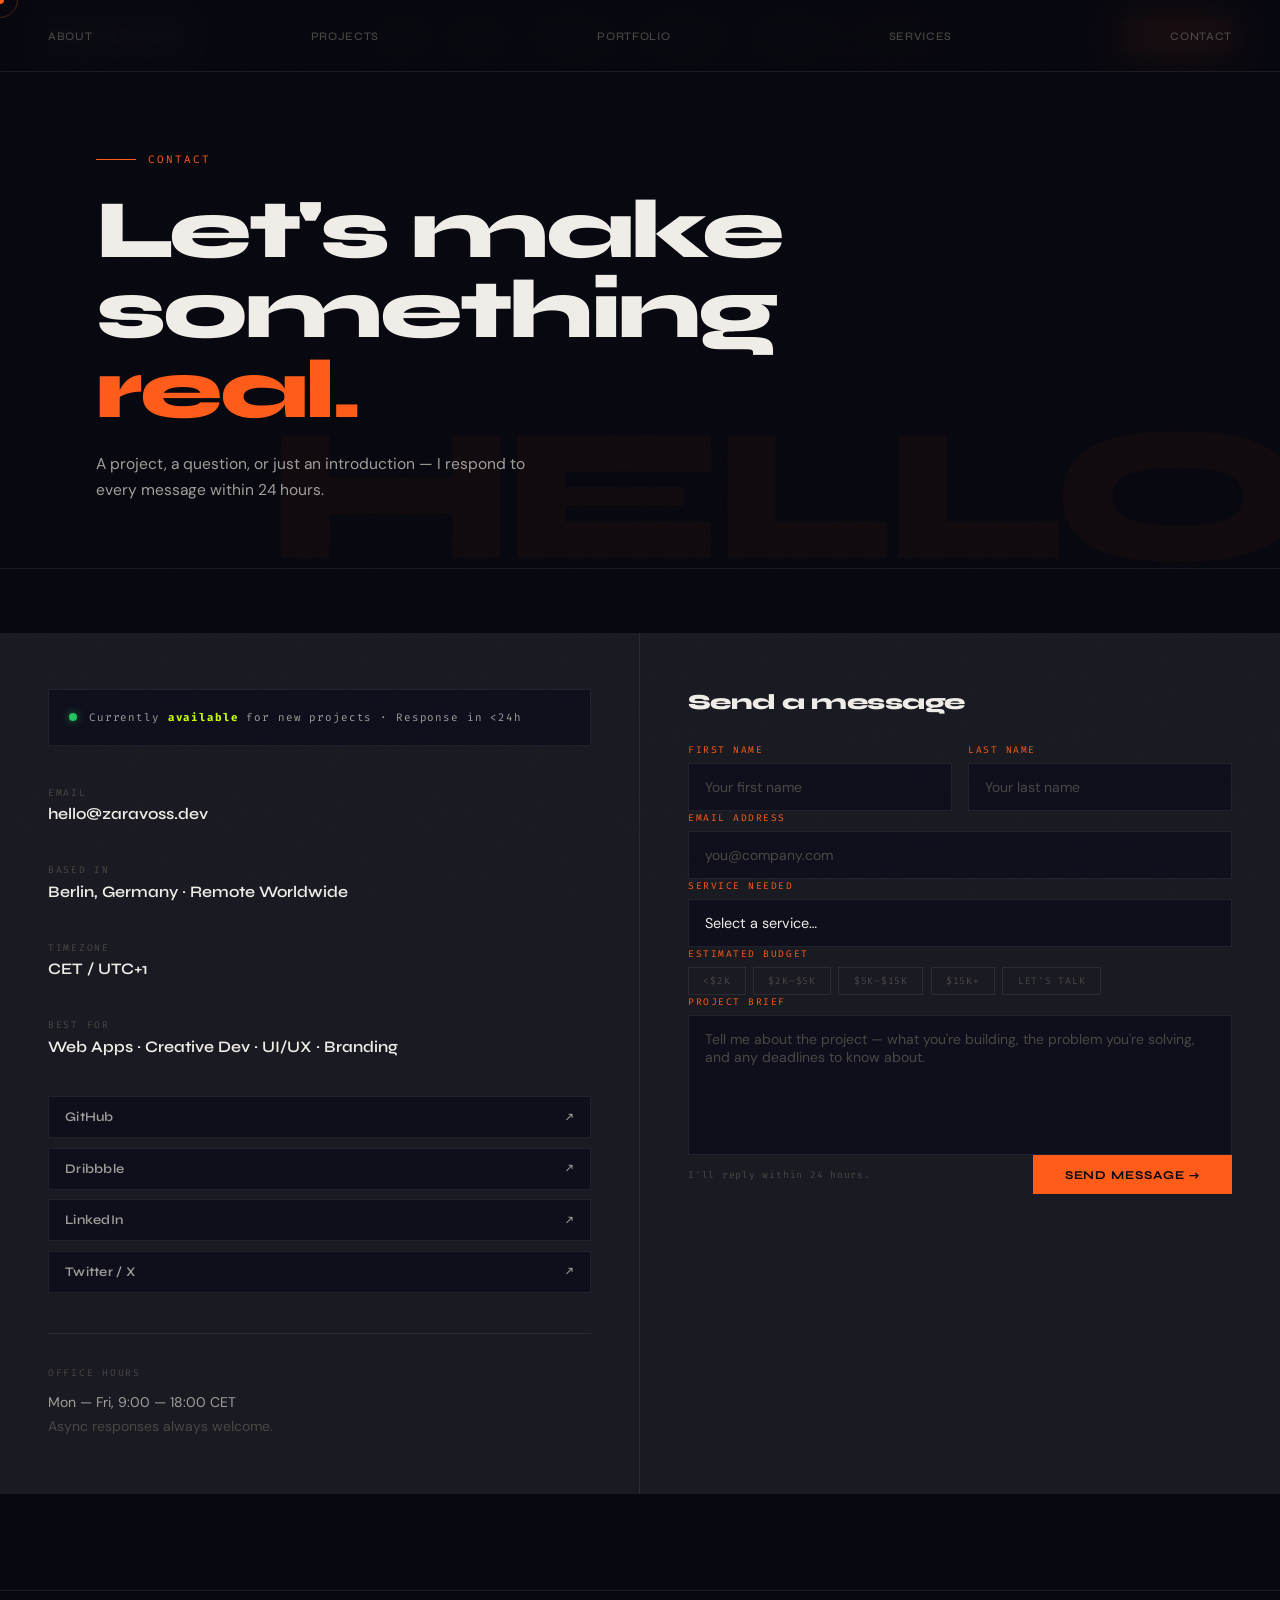
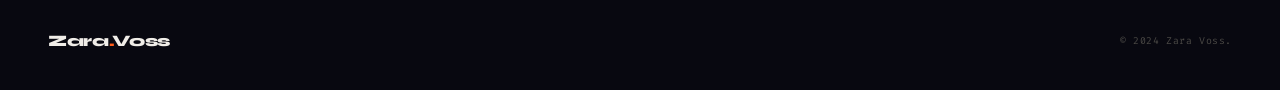
<file: contact.html>
<!DOCTYPE html>
<html lang="en">
<head>
  <meta charset="UTF-8" />
  <meta name="viewport" content="width=device-width, initial-scale=1.0" />
  <title>Contact — Zara Voss</title>
  <link rel="stylesheet" href="style.css" />
  <style>
    .page-hero { padding-top: calc(var(--nav-h) + 5rem); }

    .contact-wrap {
      display: grid; grid-template-columns: 1fr 1fr;
      gap: 0; background: var(--rule);
      max-width: 1320px; margin: 4rem auto 0; padding: 0 3rem;
    }

    /* INFO PANEL */
    .info-panel {
      padding: 3.5rem 3rem 3.5rem 0;
      display: flex; flex-direction: column; gap: 2.5rem;
      border-right: 1px solid var(--rule);
    }
    .info-block { display: flex; flex-direction: column; gap: 0.35rem; }
    .info-lbl {
      font-family: 'Fira Code', monospace; font-size: 0.6rem;
      letter-spacing: 0.18em; text-transform: uppercase; color: var(--ink-3);
    }
    .info-val {
      font-family: 'Syne', sans-serif; font-weight: 600; font-size: 1rem; color: var(--ink);
    }
    .info-val a { transition: color 0.2s; }
    .info-val a:hover { color: var(--orange); }

    .avail-row {
      display: flex; align-items: center; gap: 0.75rem;
      padding: 1.25rem; background: var(--surface);
      border: 1px solid var(--rule);
    }
    .avail-dot {
      width: 8px; height: 8px; border-radius: 50%;
      background: #22c55e;
      box-shadow: 0 0 8px rgba(34,197,94,0.6);
      animation: pulse 2s ease-in-out infinite; flex-shrink: 0;
    }
    @keyframes pulse {
      0%,100%{box-shadow:0 0 8px rgba(34,197,94,0.5)}
      50%{box-shadow:0 0 18px rgba(34,197,94,0.8)}
    }
    .avail-text {
      font-family: 'Fira Code', monospace; font-size: 0.68rem;
      color: var(--ink-2); letter-spacing: 0.08em;
    }
    .avail-text strong { color: var(--lime); }

    .social-row { display: flex; flex-direction: column; gap: 0.6rem; }
    .social-link {
      display: flex; align-items: center; justify-content: space-between;
      padding: 0.75rem 1rem;
      background: var(--surface); border: 1px solid var(--rule);
      font-family: 'Syne', sans-serif; font-size: 0.82rem; font-weight: 600;
      color: var(--ink-2); letter-spacing: 0.02em;
      transition: all 0.2s;
    }
    .social-link:hover { color: var(--orange); border-color: rgba(255,92,26,0.3); transform: translateX(4px); }
    .social-arrow { font-size: 0.7rem; }

    /* FORM PANEL */
    .form-panel {
      padding: 3.5rem 0 3.5rem 3rem;
      display: flex; flex-direction: column; gap: 1.75rem;
    }
    .form-row { display: grid; grid-template-columns: 1fr 1fr; gap: 1rem; }
    .field { display: flex; flex-direction: column; gap: 0.45rem; }
    .field label {
      font-family: 'Fira Code', monospace; font-size: 0.6rem;
      letter-spacing: 0.16em; text-transform: uppercase; color: var(--orange);
    }
    .field input, .field select, .field textarea {
      background: var(--surface); border: 1px solid var(--rule);
      color: var(--ink); font-family: 'DM Sans', sans-serif; font-size: 0.9rem;
      padding: 0.875rem 1rem; outline: none; transition: border-color 0.25s, background 0.25s;
      width: 100%; appearance: none;
    }
    .field input:focus, .field select:focus, .field textarea:focus {
      border-color: var(--orange); background: rgba(255,92,26,0.03);
    }
    .field input::placeholder, .field textarea::placeholder { color: var(--ink-3); font-size: 0.875rem; }
    .field textarea { resize: none; min-height: 140px; }
    .field select { cursor: none; }

    .budget-opts { display: flex; flex-wrap: wrap; gap: 0.45rem; }
    .budget-opt {
      font-family: 'Fira Code', monospace; font-size: 0.6rem;
      letter-spacing: 0.08em; text-transform: uppercase;
      padding: 0.38rem 0.9rem;
      background: transparent; color: var(--ink-3);
      border: 1px solid var(--rule); transition: all 0.2s;
    }
    .budget-opt.sel { background: var(--orange); color: var(--void); border-color: var(--orange); }
    .budget-opt:hover:not(.sel) { color: var(--orange); border-color: rgba(255,92,26,0.3); }

    .submit-row {
      display: flex; align-items: center; justify-content: space-between;
      flex-wrap: wrap; gap: 1rem;
    }
    .form-note {
      font-family: 'Fira Code', monospace; font-size: 0.6rem;
      color: var(--ink-3); letter-spacing: 0.08em;
    }

    /* Success state */
    .form-success {
      display: none; flex-direction: column; align-items: center;
      justify-content: center; gap: 1rem; text-align: center;
      padding: 4rem 2rem;
    }
    .success-icon {
      font-size: 2.5rem; color: var(--lime);
      border: 1px solid rgba(200,255,0,0.3);
      width: 5rem; height: 5rem;
      display: flex; align-items: center; justify-content: center;
      background: rgba(200,255,0,0.05);
    }

    @media (max-width: 860px) {
      .contact-wrap { grid-template-columns: 1fr; gap: 1px; padding: 0 1.5rem; }
      .info-panel { padding: 2.5rem 0; border-right: none; border-bottom: 1px solid var(--rule); }
      .form-panel { padding: 2.5rem 0; }
      .form-row { grid-template-columns: 1fr; }
    }
  </style>
</head>
<body>
  <div id="cur"></div><div id="cur-ring"></div>

  <nav>
    <a href="index.html" class="nav-logo">Zara<span>.</span>Voss</a>
    <ul class="nav-links">
      <li><a href="index.html">Home</a></li>
      <li><a href="about.html">About</a></li>
      <li><a href="projects.html">Projects</a></li>
      <li><a href="portfolio.html">Portfolio</a></li>
      <li><a href="services.html">Services</a></li>
      <li><a href="contact.html" class="active">Contact</a></li>
    </ul>
    <a href="contact.html" class="nav-cta">Hire Me</a>
    <button class="nav-hamburger" aria-label="Menu"><span></span><span></span><span></span></button>
  </nav>

  <header class="page-hero">
    <div class="page-hero-bg-text" aria-hidden="true">HELLO</div>
    <div class="wrap" style="position:relative;z-index:1">
      <div class="page-hero-label">Contact</div>
      <h1 class="page-hero-title">Let's make something <em>real.</em></h1>
      <p class="page-hero-sub">A project, a question, or just an introduction — I respond to every message within 24 hours.</p>
    </div>
  </header>

  <div class="contact-wrap">
    <!-- Info -->
    <div class="info-panel">
      <div class="avail-row reveal">
        <span class="avail-dot"></span>
        <span class="avail-text">Currently <strong>available</strong> for new projects · Response in &lt;24h</span>
      </div>

      <div class="info-block reveal">
        <span class="info-lbl">Email</span>
        <span class="info-val"><a href="mailto:hello@zaravoss.dev">hello@zaravoss.dev</a></span>
      </div>
      <div class="info-block reveal">
        <span class="info-lbl">Based In</span>
        <span class="info-val">Berlin, Germany · Remote Worldwide</span>
      </div>
      <div class="info-block reveal">
        <span class="info-lbl">Timezone</span>
        <span class="info-val">CET / UTC+1</span>
      </div>
      <div class="info-block reveal">
        <span class="info-lbl">Best for</span>
        <span class="info-val">Web Apps · Creative Dev · UI/UX · Branding</span>
      </div>

      <div class="social-row reveal">
        <a href="#" class="social-link">GitHub <span class="social-arrow">↗</span></a>
        <a href="#" class="social-link">Dribbble <span class="social-arrow">↗</span></a>
        <a href="#" class="social-link">LinkedIn <span class="social-arrow">↗</span></a>
        <a href="#" class="social-link">Twitter / X <span class="social-arrow">↗</span></a>
      </div>

      <div style="border-top:1px solid var(--rule);padding-top:2rem" class="reveal">
        <div class="info-lbl" style="margin-bottom:0.75rem">Office Hours</div>
        <div style="font-size:0.875rem;color:var(--ink-2);line-height:1.7">
          Mon — Fri, 9:00 — 18:00 CET<br>
          <span style="color:var(--ink-3)">Async responses always welcome.</span>
        </div>
      </div>
    </div>

    <!-- Form -->
    <div class="form-panel">
      <div id="formArea">
        <div style="font-family:'Syne',sans-serif;font-weight:800;font-size:1.35rem;letter-spacing:-0.025em;margin-bottom:1.75rem" class="reveal">Send a message</div>

        <div class="form-row reveal">
          <div class="field">
            <label for="fname">First Name</label>
            <input type="text" id="fname" placeholder="Your first name" />
          </div>
          <div class="field">
            <label for="lname">Last Name</label>
            <input type="text" id="lname" placeholder="Your last name" />
          </div>
        </div>

        <div class="field reveal">
          <label for="email">Email Address</label>
          <input type="email" id="email" placeholder="you@company.com" />
        </div>

        <div class="field reveal">
          <label for="stype">Service Needed</label>
          <select id="stype">
            <option value="" disabled selected>Select a service…</option>
            <option>Full-Stack Development</option>
            <option>UI / UX Design</option>
            <option>Creative Development</option>
            <option>Brand Identity</option>
            <option>Not Sure Yet</option>
          </select>
        </div>

        <div class="field reveal">
          <label>Estimated Budget</label>
          <div class="budget-opts" id="budgetOpts">
            <button class="budget-opt" type="button" data-v="&lt;$2k">&lt;$2k</button>
            <button class="budget-opt" type="button" data-v="$2k–$5k">$2k–$5k</button>
            <button class="budget-opt" type="button" data-v="$5k–$15k">$5k–$15k</button>
            <button class="budget-opt" type="button" data-v="$15k+">$15k+</button>
            <button class="budget-opt" type="button" data-v="Let's talk">Let's talk</button>
          </div>
        </div>

        <div class="field reveal">
          <label for="msg">Project Brief</label>
          <textarea id="msg" placeholder="Tell me about the project — what you're building, the problem you're solving, and any deadlines to know about."></textarea>
        </div>

        <div class="submit-row reveal">
          <span class="form-note">I'll reply within 24 hours.</span>
          <button class="btn btn-primary" id="submitBtn" type="button">Send Message →</button>
        </div>
      </div>

      <!-- Success -->
      <div class="form-success" id="formSuccess">
        <div class="success-icon">✓</div>
        <div style="font-family:'Syne',sans-serif;font-weight:800;font-size:1.35rem;letter-spacing:-0.02em">Message sent!</div>
        <p style="font-size:0.9rem;color:var(--ink-2);line-height:1.7;max-width:300px">I'll get back to you within 24 hours. Looking forward to talking.</p>
        <a href="projects.html" class="btn btn-ghost" style="margin-top:0.5rem">View My Work →</a>
      </div>
    </div>
  </div>

  <footer style="margin-top:6rem">
    <a href="index.html" class="footer-logo">Zara<span>.</span>Voss</a>
    <nav class="footer-nav">
      <a href="about.html">About</a><a href="projects.html">Projects</a>
      <a href="portfolio.html">Portfolio</a><a href="services.html">Services</a>
      <a href="contact.html">Contact</a>
    </nav>
    <span class="footer-copy">© 2024 Zara Voss.</span>
  </footer>

  <script src="data.js"></script><script src="main.js"></script>
  <script>
    /* Budget selector */
    document.querySelectorAll('.budget-opt').forEach(btn => {
      btn.addEventListener('click', () => {
        document.querySelectorAll('.budget-opt').forEach(b=>b.classList.remove('sel'));
        btn.classList.add('sel');
      });
    });

    /* Form submit */
    document.getElementById('submitBtn').addEventListener('click', () => {
      const fname = document.getElementById('fname').value.trim();
      const email = document.getElementById('email').value.trim();
      const msg   = document.getElementById('msg').value.trim();

      if (!fname || !email || !msg) {
        [fname?null:'fname', email?null:'email', msg?null:'msg'].forEach(id => {
          if (!id) return;
          const el = document.getElementById(id);
          el.style.borderColor = 'rgba(255,92,26,0.8)';
          setTimeout(() => el.style.borderColor = '', 2000);
        });
        return;
      }

      document.getElementById('formArea').style.display = 'none';
      const suc = document.getElementById('formSuccess');
      suc.style.display = 'flex';
    });
  </script>
</body>
</html>
</file>
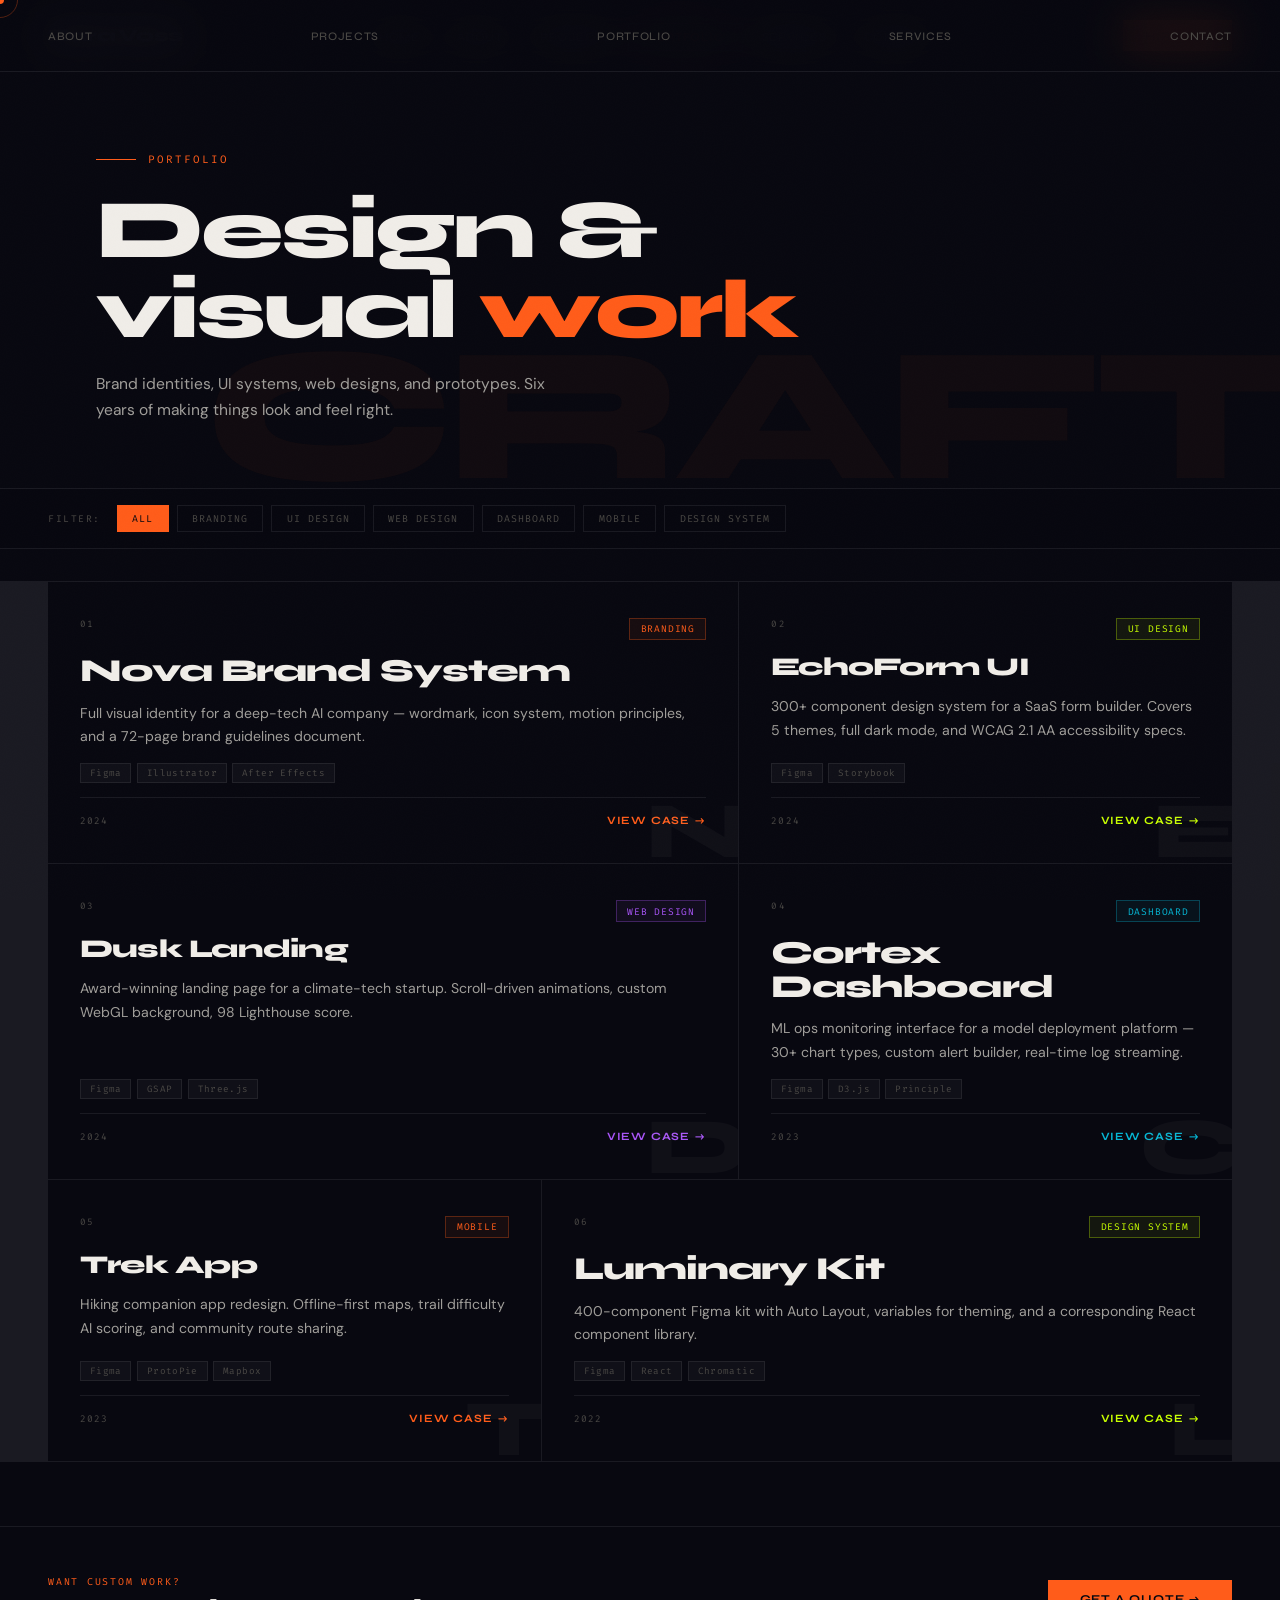
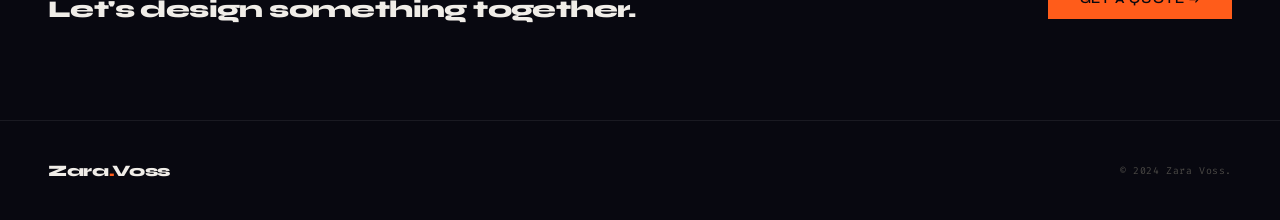
<file: portfolio.html>
<!DOCTYPE html>
<html lang="en">
<head>
  <meta charset="UTF-8" />
  <meta name="viewport" content="width=device-width, initial-scale=1.0" />
  <title>Portfolio — Zara Voss</title>
  <link rel="stylesheet" href="style.css" />
  <style>
    .page-hero { padding-top: calc(var(--nav-h) + 5rem); }

    /* Filter */
    .pf-filter {
      position: sticky; top: var(--nav-h); z-index: 500;
      padding: 1rem 3rem;
      background: rgba(8,8,16,0.92); backdrop-filter: blur(16px);
      border-bottom: 1px solid var(--rule);
      display: flex; align-items: center; gap: 0.5rem; flex-wrap: wrap;
    }
    .pf-lbl {
      font-family: 'Fira Code', monospace; font-size: 0.6rem;
      letter-spacing: 0.16em; text-transform: uppercase; color: var(--ink-3);
      margin-right: 0.5rem;
    }
    .pfbtn {
      font-family: 'Fira Code', monospace; font-size: 0.62rem;
      letter-spacing: 0.1em; text-transform: uppercase;
      padding: 0.38rem 0.9rem;
      background: transparent; color: var(--ink-3);
      border: 1px solid var(--rule); transition: all 0.2s;
    }
    .pfbtn:hover { color: var(--orange); border-color: rgba(255,92,26,0.3); }
    .pfbtn.on { background: var(--orange); color: var(--void); border-color: var(--orange); }

    /* Portfolio grid — editorial asymmetric */
    .pf-grid {
      display: grid;
      grid-template-columns: repeat(12, 1fr);
      gap: 1px; background: var(--rule);
      padding: 1px 3rem; max-width: 1320px; margin: 2rem auto 0;
    }

    .pf-item {
      background: var(--void);
      position: relative; overflow: hidden;
      display: flex; flex-direction: column;
      padding: 2.25rem 2rem;
      gap: 0.875rem;
      transition: background 0.3s;
    }
    .pf-item:hover { background: var(--surface); }

    /* size variants */
    .pf-item.large { grid-column: span 7; }
    .pf-item.small { grid-column: span 5; }

    /* alternating layout every 2: flip large/small */
    .pf-item.large.alt { grid-column: span 5; }
    .pf-item.small.alt { grid-column: span 7; }

    /* hover accent line */
    .pf-item::after {
      content: '';
      position: absolute; bottom: 0; left: 0; right: 0; height: 2px;
      background: var(--ac, var(--orange));
      transform: scaleX(0); transform-origin: left;
      transition: transform 0.4s ease;
    }
    .pf-item:hover::after { transform: scaleX(1); }
    .pf-item.hide { display: none; }

    .pf-header { display: flex; align-items: flex-start; justify-content: space-between; gap: 1rem; }
    .pf-id { font-family:'Fira Code',monospace; font-size:0.58rem; color:var(--ink-3); letter-spacing:0.14em; }
    .pf-title {
      font-family: 'Syne', sans-serif; font-weight: 800;
      font-size: 1.6rem; letter-spacing: -0.03em; line-height: 1.05;
      color: var(--ink);
    }
    .pf-title.lg { font-size: 2rem; }
    .pf-desc { font-size: 0.88rem; color: var(--ink-2); line-height: 1.7; flex: 1; }
    .pf-tools { display: flex; flex-wrap: wrap; gap: 0.35rem; }
    .pf-foot {
      display: flex; align-items: center; justify-content: space-between;
      padding-top: 1rem; border-top: 1px solid var(--rule);
    }
    .pf-year { font-family:'Fira Code',monospace; font-size:0.6rem; color:var(--ink-3); letter-spacing:0.12em; }
    .pf-link {
      font-family:'Syne',sans-serif; font-size:0.7rem; font-weight:700;
      text-transform:uppercase; letter-spacing:0.07em;
      transition: gap 0.2s, color 0.2s;
      display:flex; align-items:center; gap:0.35rem;
    }
    .pf-link:hover { gap: 0.6rem; }

    /* decorative background char */
    .pf-item-bg {
      position: absolute; right: -0.5rem; bottom: -0.5rem;
      font-family: 'Syne', sans-serif; font-weight: 800;
      font-size: 5rem; line-height: 1;
      opacity: 0.03; user-select: none; pointer-events: none;
      letter-spacing: -0.05em;
    }

    @keyframes fadeUp {
      from { opacity:0; transform:translateY(14px); }
      to   { opacity:1; transform:translateY(0); }
    }
    .pf-item.anim { animation: fadeUp 0.35s ease forwards; }

    @media (max-width: 860px) {
      .pf-filter { padding: 1rem 1.5rem; }
      .pf-grid { padding: 1px 1.5rem; grid-template-columns: 1fr; }
      .pf-item.large,
      .pf-item.small,
      .pf-item.large.alt,
      .pf-item.small.alt { grid-column: span 1; }
    }
  </style>
</head>
<body>
  <div id="cur"></div><div id="cur-ring"></div>

  <nav>
    <a href="index.html" class="nav-logo">Zara<span>.</span>Voss</a>
    <ul class="nav-links">
      <li><a href="index.html">Home</a></li>
      <li><a href="about.html">About</a></li>
      <li><a href="projects.html">Projects</a></li>
      <li><a href="portfolio.html" class="active">Portfolio</a></li>
      <li><a href="services.html">Services</a></li>
      <li><a href="contact.html">Contact</a></li>
    </ul>
    <a href="contact.html" class="nav-cta">Hire Me</a>
    <button class="nav-hamburger" aria-label="Menu"><span></span><span></span><span></span></button>
  </nav>

  <header class="page-hero">
    <div class="page-hero-bg-text" aria-hidden="true">CRAFT</div>
    <div class="wrap" style="position:relative;z-index:1">
      <div class="page-hero-label">Portfolio</div>
      <h1 class="page-hero-title">Design &amp; visual <em>work</em></h1>
      <p class="page-hero-sub">Brand identities, UI systems, web designs, and prototypes. Six years of making things look and feel right.</p>
    </div>
  </header>

  <div class="pf-filter">
    <span class="pf-lbl">Filter:</span>
    <button class="pfbtn on" data-f="all">All</button>
    <button class="pfbtn" data-f="Branding">Branding</button>
    <button class="pfbtn" data-f="UI Design">UI Design</button>
    <button class="pfbtn" data-f="Web Design">Web Design</button>
    <button class="pfbtn" data-f="Dashboard">Dashboard</button>
    <button class="pfbtn" data-f="Mobile">Mobile</button>
    <button class="pfbtn" data-f="Design System">Design System</button>
  </div>

  <div class="pf-grid" id="pfGrid"></div>

  <div style="max-width:1320px;margin:4rem auto 6rem;padding:0 3rem;display:flex;align-items:center;justify-content:space-between;flex-wrap:wrap;gap:2rem;border-top:1px solid var(--rule);padding-top:3rem">
    <div>
      <div style="font-family:'Fira Code',monospace;font-size:0.62rem;color:var(--orange);letter-spacing:0.18em;text-transform:uppercase;margin-bottom:0.4rem">Want custom work?</div>
      <div style="font-family:'Syne',sans-serif;font-weight:800;font-size:1.5rem;letter-spacing:-0.025em">Let's design something together.</div>
    </div>
    <a href="contact.html" class="btn btn-primary">Get A Quote →</a>
  </div>

  <footer>
    <a href="index.html" class="footer-logo">Zara<span>.</span>Voss</a>
    <nav class="footer-nav">
      <a href="about.html">About</a><a href="projects.html">Projects</a>
      <a href="portfolio.html">Portfolio</a><a href="services.html">Services</a>
      <a href="contact.html">Contact</a>
    </nav>
    <span class="footer-copy">© 2024 Zara Voss.</span>
  </footer>

  <script src="data.js"></script><script src="main.js"></script>
  <script>
    const colorTagMap = {'#FF5C1A':'tag-orange','#C8FF00':'tag-lime','#A855F7':'tag-purple','#06B6D4':'tag-cyan'};
    const gridEl = document.getElementById('pfGrid');
    let activeFilter = 'all';

    function render() {
      gridEl.innerHTML = portfolio.map((item, i) => {
        const visible = activeFilter === 'all' || item.category === activeFilter;
        const isAlt   = Math.floor(i / 2) % 2 === 1;
        const sizeCls = item.size + (isAlt ? ' alt' : '');
        const tagCls  = colorTagMap[item.color] || 'tag-orange';
        const titleLg = item.size === 'large' ? 'lg' : '';
        return `
        <div class="pf-item ${sizeCls} ${visible?'':'hide'}" data-cat="${item.category}" style="--ac:${item.color}">
          <div class="pf-item-bg">${item.title.charAt(0)}</div>
          <div class="pf-header">
            <span class="pf-id">0${item.id}</span>
            <span class="tag ${tagCls}">${item.category}</span>
          </div>
          <h3 class="pf-title ${titleLg}">${item.title}</h3>
          <p class="pf-desc">${item.desc}</p>
          <div class="pf-tools">${item.tools.map(t=>`<span class="chip">${t}</span>`).join('')}</div>
          <div class="pf-foot">
            <span class="pf-year">${item.year}</span>
            <a href="#" class="pf-link" style="color:${item.color}">View Case <span>→</span></a>
          </div>
        </div>`;
      }).join('');
    }

    render();

    document.querySelectorAll('.pfbtn').forEach(btn => {
      btn.addEventListener('click', () => {
        activeFilter = btn.dataset.f;
        document.querySelectorAll('.pfbtn').forEach(b=>b.classList.remove('on'));
        btn.classList.add('on');
        document.querySelectorAll('.pf-item').forEach(card => {
          const show = activeFilter === 'all' || card.dataset.cat === activeFilter;
          if (show) {
            card.classList.remove('hide');
            card.classList.add('anim');
            setTimeout(() => card.classList.remove('anim'), 400);
          } else {
            card.classList.add('hide');
          }
        });
      });
    });
  </script>
</body>
</html>
</file>
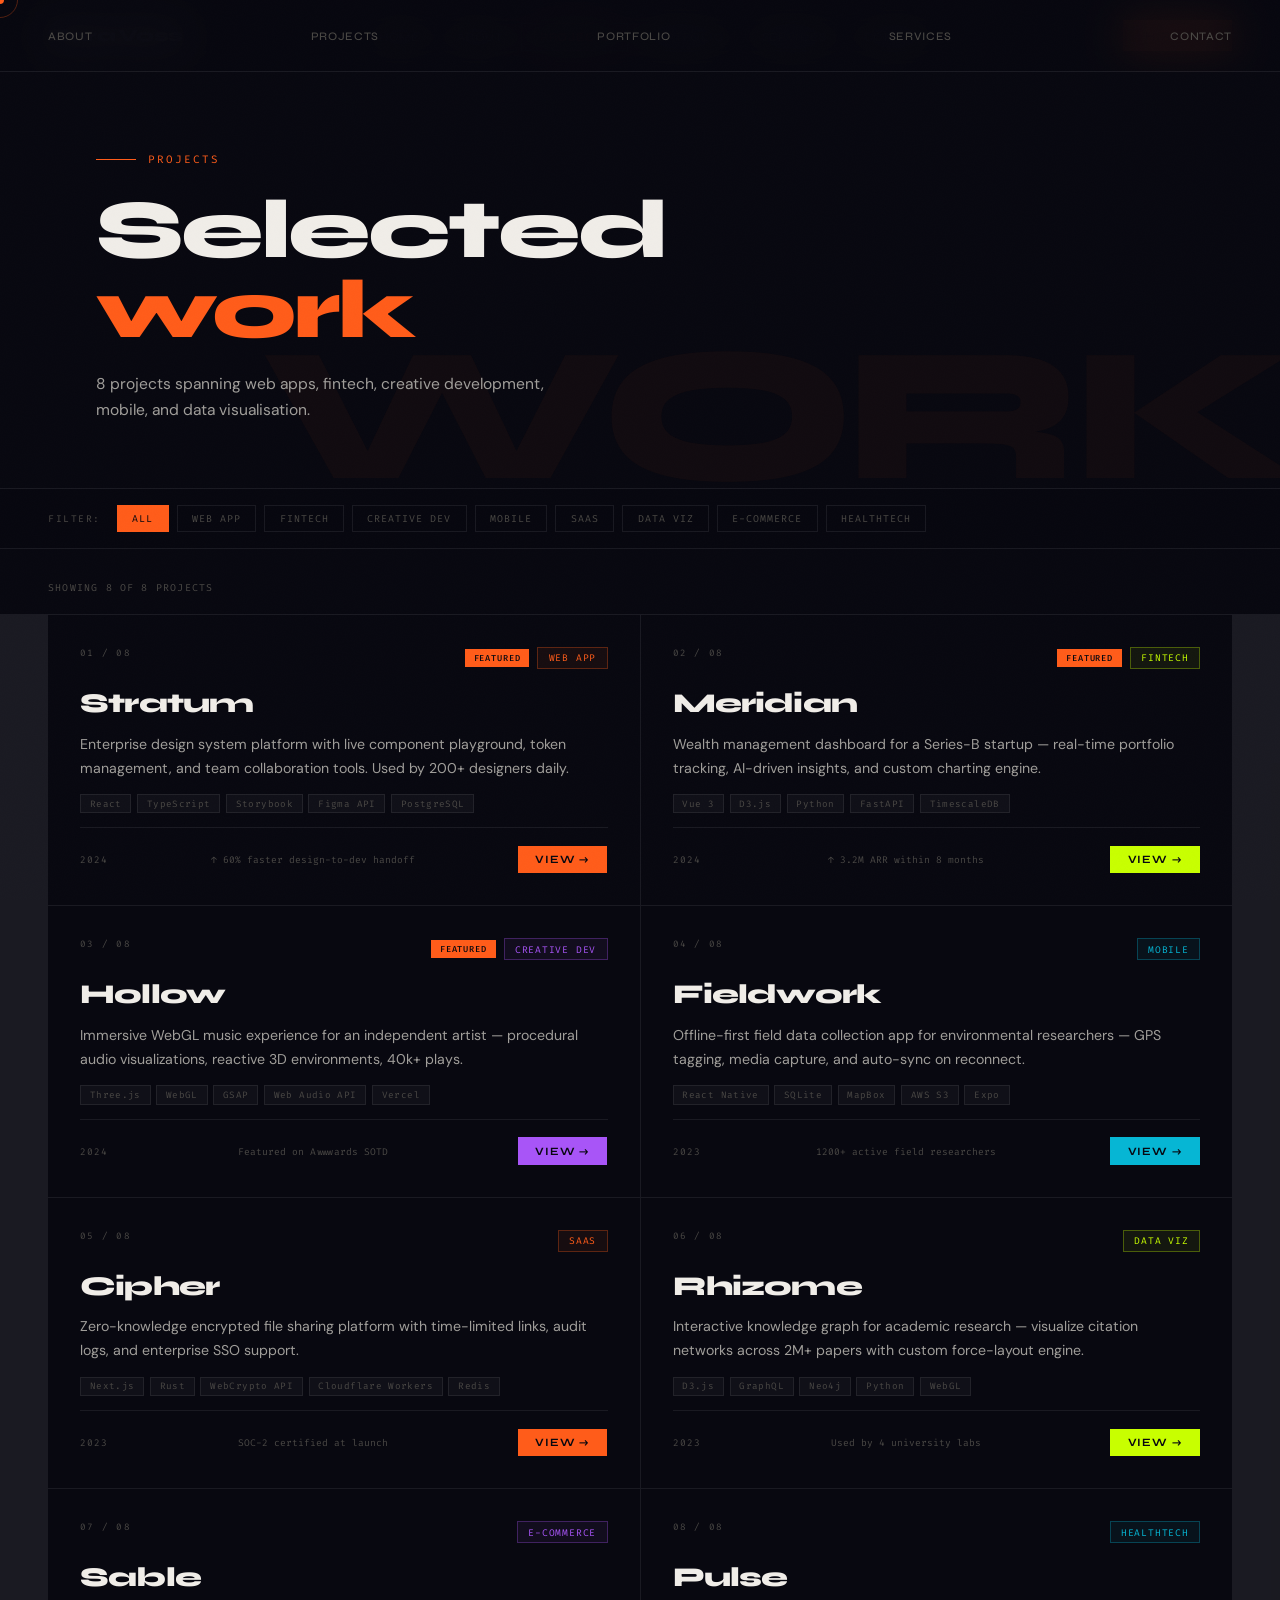
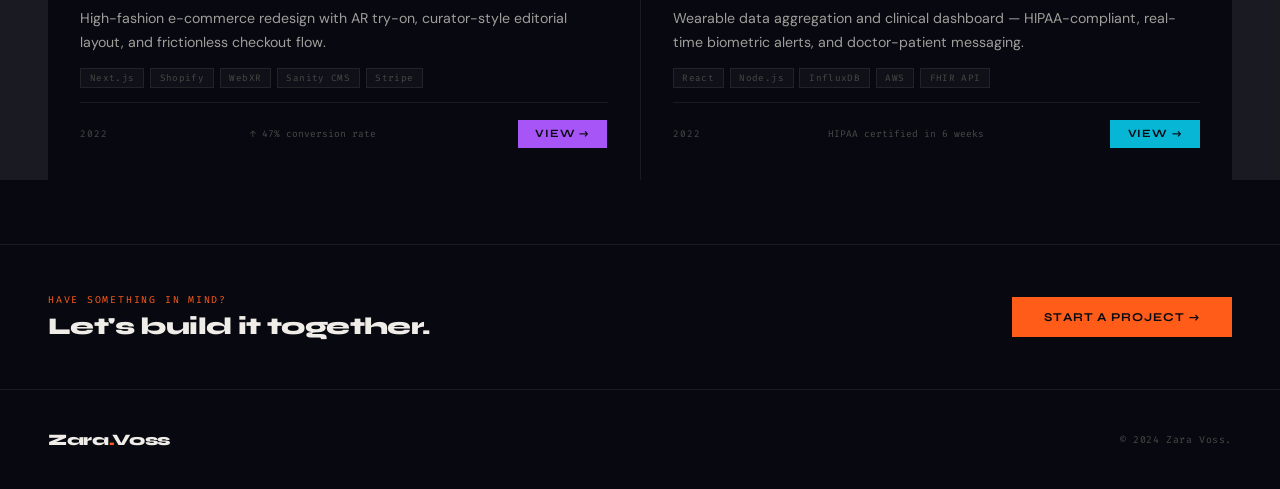
<file: projects.html>
<!DOCTYPE html>
<html lang="en">
<head>
  <meta charset="UTF-8" />
  <meta name="viewport" content="width=device-width, initial-scale=1.0" />
  <title>Projects — Zara Voss</title>
  <link rel="stylesheet" href="style.css" />
  <style>
    .page-hero { padding-top: calc(var(--nav-h) + 5rem); }

    /* Filter bar */
    .filter-bar {
      position: sticky; top: var(--nav-h); z-index: 500;
      padding: 1rem 3rem;
      background: rgba(8,8,16,0.92);
      backdrop-filter: blur(16px);
      border-bottom: 1px solid var(--rule);
      display: flex; align-items: center; gap: 0.5rem; flex-wrap: wrap;
    }
    .filter-lbl {
      font-family: 'Fira Code', monospace; font-size: 0.6rem;
      letter-spacing: 0.16em; text-transform: uppercase; color: var(--ink-3);
      margin-right: 0.5rem;
    }
    .fbtn {
      font-family: 'Fira Code', monospace; font-size: 0.62rem;
      letter-spacing: 0.1em; text-transform: uppercase;
      padding: 0.38rem 0.9rem;
      background: transparent; color: var(--ink-3);
      border: 1px solid var(--rule); transition: all 0.2s;
    }
    .fbtn:hover { color: var(--orange); border-color: rgba(255,92,26,0.3); }
    .fbtn.on { background: var(--orange); color: var(--void); border-color: var(--orange); }

    /* Count */
    .proj-count {
      font-family: 'Fira Code', monospace; font-size: 0.62rem;
      color: var(--ink-3); letter-spacing: 0.12em; text-transform: uppercase;
      padding: 2rem 3rem 0; max-width: 1320px; margin: 0 auto;
    }

    /* Grid */
    .proj-grid {
      display: grid;
      grid-template-columns: repeat(2, 1fr);
      gap: 1px; background: var(--rule);
      padding: 1px 3rem 0; max-width: 1320px; margin: 1.25rem auto 0;
    }
    .proj-card {
      background: var(--void);
      padding: 0;
      display: flex; flex-direction: column;
      transition: background 0.3s;
      position: relative; overflow: hidden;
    }
    .proj-card:hover { background: var(--surface); }
    .proj-card.hide { display: none; }

    /* Scan-line hover */
    .proj-card::before {
      content: '';
      position: absolute; left: 0; top: 0; bottom: 0; width: 3px;
      background: var(--ac, var(--orange));
      transform: scaleY(0); transform-origin: top;
      transition: transform 0.4s ease;
    }
    .proj-card:hover::before { transform: scaleY(1); }

    .proj-top {
      padding: 2rem 2rem 0;
      display: flex; align-items: flex-start; justify-content: space-between; gap: 1rem;
    }
    .proj-body { padding: 1.25rem 2rem 2rem; display: flex; flex-direction: column; gap: 0.875rem; flex: 1; }
    .proj-id { font-family: 'Fira Code', monospace; font-size: 0.58rem; color: var(--ink-3); letter-spacing: 0.14em; }
    .proj-title {
      font-family: 'Syne', sans-serif; font-weight: 800;
      font-size: 1.7rem; letter-spacing: -0.03em; line-height: 1.05; color: var(--ink);
    }
    .proj-desc { font-size: 0.885rem; color: var(--ink-2); line-height: 1.7; }
    .proj-tech { display: flex; flex-wrap: wrap; gap: 0.35rem; }
    .proj-foot {
      display: flex; align-items: center; justify-content: space-between;
      padding-top: 1.1rem; border-top: 1px solid var(--rule); margin-top: auto;
    }
    .proj-year { font-family: 'Fira Code', monospace; font-size: 0.6rem; color: var(--ink-3); letter-spacing: 0.12em; }
    .proj-result { font-family: 'Fira Code', monospace; font-size: 0.6rem; color: var(--ink-3); }
    .proj-btn {
      display: inline-flex; align-items: center; gap: 0.35rem;
      font-family: 'Syne', sans-serif; font-size: 0.7rem; font-weight: 700;
      text-transform: uppercase; letter-spacing: 0.07em;
      padding: 0.45rem 1.1rem;
      transition: background 0.2s, color 0.2s;
    }

    .feat-badge {
      font-family: 'Fira Code', monospace; font-size: 0.54rem;
      letter-spacing: 0.1em; text-transform: uppercase; font-weight: 500;
      color: var(--void); background: var(--orange); padding: 0.18rem 0.55rem;
    }

    /* Appear animation on filter */
    @keyframes slideIn {
      from { opacity: 0; transform: translateY(12px); }
      to   { opacity: 1; transform: translateY(0); }
    }
    .proj-card.appear { animation: slideIn 0.35s ease forwards; }

    @media (max-width: 860px) {
      .filter-bar { padding: 1rem 1.5rem; }
      .proj-grid { padding: 1px 1.5rem 0; grid-template-columns: 1fr; }
      .proj-count { padding: 1.5rem 1.5rem 0; }
    }
  </style>
</head>
<body>
  <div id="cur"></div><div id="cur-ring"></div>

  <nav>
    <a href="index.html" class="nav-logo">Zara<span>.</span>Voss</a>
    <ul class="nav-links">
      <li><a href="index.html">Home</a></li>
      <li><a href="about.html">About</a></li>
      <li><a href="projects.html" class="active">Projects</a></li>
      <li><a href="portfolio.html">Portfolio</a></li>
      <li><a href="services.html">Services</a></li>
      <li><a href="contact.html">Contact</a></li>
    </ul>
    <a href="contact.html" class="nav-cta">Hire Me</a>
    <button class="nav-hamburger" aria-label="Menu"><span></span><span></span><span></span></button>
  </nav>

  <header class="page-hero">
    <div class="page-hero-bg-text" aria-hidden="true">WORK</div>
    <div class="wrap" style="position:relative;z-index:1">
      <div class="page-hero-label">Projects</div>
      <h1 class="page-hero-title">Selected <em>work</em></h1>
      <p class="page-hero-sub">8 projects spanning web apps, fintech, creative development, mobile, and data visualisation.</p>
    </div>
  </header>

  <!-- Filter -->
  <div class="filter-bar">
    <span class="filter-lbl">Filter:</span>
    <button class="fbtn on" data-f="all">All</button>
    <button class="fbtn" data-f="Web App">Web App</button>
    <button class="fbtn" data-f="FinTech">FinTech</button>
    <button class="fbtn" data-f="Creative Dev">Creative Dev</button>
    <button class="fbtn" data-f="Mobile">Mobile</button>
    <button class="fbtn" data-f="SaaS">SaaS</button>
    <button class="fbtn" data-f="Data Viz">Data Viz</button>
    <button class="fbtn" data-f="E-Commerce">E-Commerce</button>
    <button class="fbtn" data-f="HealthTech">HealthTech</button>
  </div>

  <div class="proj-count" id="pCount"></div>
  <div class="proj-grid" id="projGrid"></div>

  <!-- Bottom CTA -->
  <div style="max-width:1320px;margin:4rem auto 0;padding:3rem 3rem;border-top:1px solid var(--rule);display:flex;align-items:center;justify-content:space-between;flex-wrap:wrap;gap:2rem">
    <div>
      <div style="font-family:'Fira Code',monospace;font-size:0.62rem;color:var(--orange);letter-spacing:0.18em;text-transform:uppercase;margin-bottom:0.4rem">Have something in mind?</div>
      <div style="font-family:'Syne',sans-serif;font-weight:800;font-size:1.5rem;letter-spacing:-0.025em">Let's build it together.</div>
    </div>
    <a href="contact.html" class="btn btn-primary">Start a Project →</a>
  </div>

  <footer>
    <a href="index.html" class="footer-logo">Zara<span>.</span>Voss</a>
    <nav class="footer-nav">
      <a href="about.html">About</a><a href="projects.html">Projects</a>
      <a href="portfolio.html">Portfolio</a><a href="services.html">Services</a>
      <a href="contact.html">Contact</a>
    </nav>
    <span class="footer-copy">© 2024 Zara Voss.</span>
  </footer>

  <script src="data.js"></script><script src="main.js"></script>
  <script>
    const colorTagMap = { '#FF5C1A':'tag-orange','#C8FF00':'tag-lime','#A855F7':'tag-purple','#06B6D4':'tag-cyan' };
    const grid = document.getElementById('projGrid');
    const countEl = document.getElementById('pCount');
    let activeFilter = 'all';

    function renderAll() {
      grid.innerHTML = projects.map((p, i) => {
        const visible = activeFilter === 'all' || p.category === activeFilter;
        const tagCls = colorTagMap[p.color] || 'tag-orange';
        return `
        <div class="proj-card ${visible?'':'hide'}" data-cat="${p.category}" style="--ac:${p.color}">
          <div class="proj-top">
            <span class="proj-id">0${p.id} / 0${projects.length}</span>
            <div style="display:flex;align-items:center;gap:0.5rem">
              ${p.featured ? '<span class="feat-badge">Featured</span>' : ''}
              <span class="tag ${tagCls}">${p.category}</span>
            </div>
          </div>
          <div class="proj-body">
            <h2 class="proj-title">${p.title}</h2>
            <p class="proj-desc">${p.desc}</p>
            <div class="proj-tech">${p.tech.map(t=>`<span class="chip">${t}</span>`).join('')}</div>
            <div class="proj-foot">
              <span class="proj-year">${p.year}</span>
              <span class="proj-result">${p.result}</span>
              <a href="#" class="proj-btn" style="background:${p.color};color:var(--void)">View →</a>
            </div>
          </div>
        </div>`;
      }).join('');
      updateCount();
    }

    function updateCount() {
      const visible = activeFilter === 'all' ? projects.length : projects.filter(p=>p.category===activeFilter).length;
      countEl.textContent = `Showing ${visible} of ${projects.length} projects`;
    }

    renderAll();

    /* Filter buttons */
    document.querySelectorAll('.fbtn').forEach(btn => {
      btn.addEventListener('click', () => {
        activeFilter = btn.dataset.f;
        document.querySelectorAll('.fbtn').forEach(b=>b.classList.remove('on'));
        btn.classList.add('on');

        document.querySelectorAll('.proj-card').forEach(card => {
          const show = activeFilter === 'all' || card.dataset.cat === activeFilter;
          if (show) {
            card.classList.remove('hide');
            card.classList.add('appear');
            setTimeout(() => card.classList.remove('appear'), 400);
          } else {
            card.classList.add('hide');
          }
        });
        updateCount();
      });
    });
  </script>
</body>
</html>
</file>
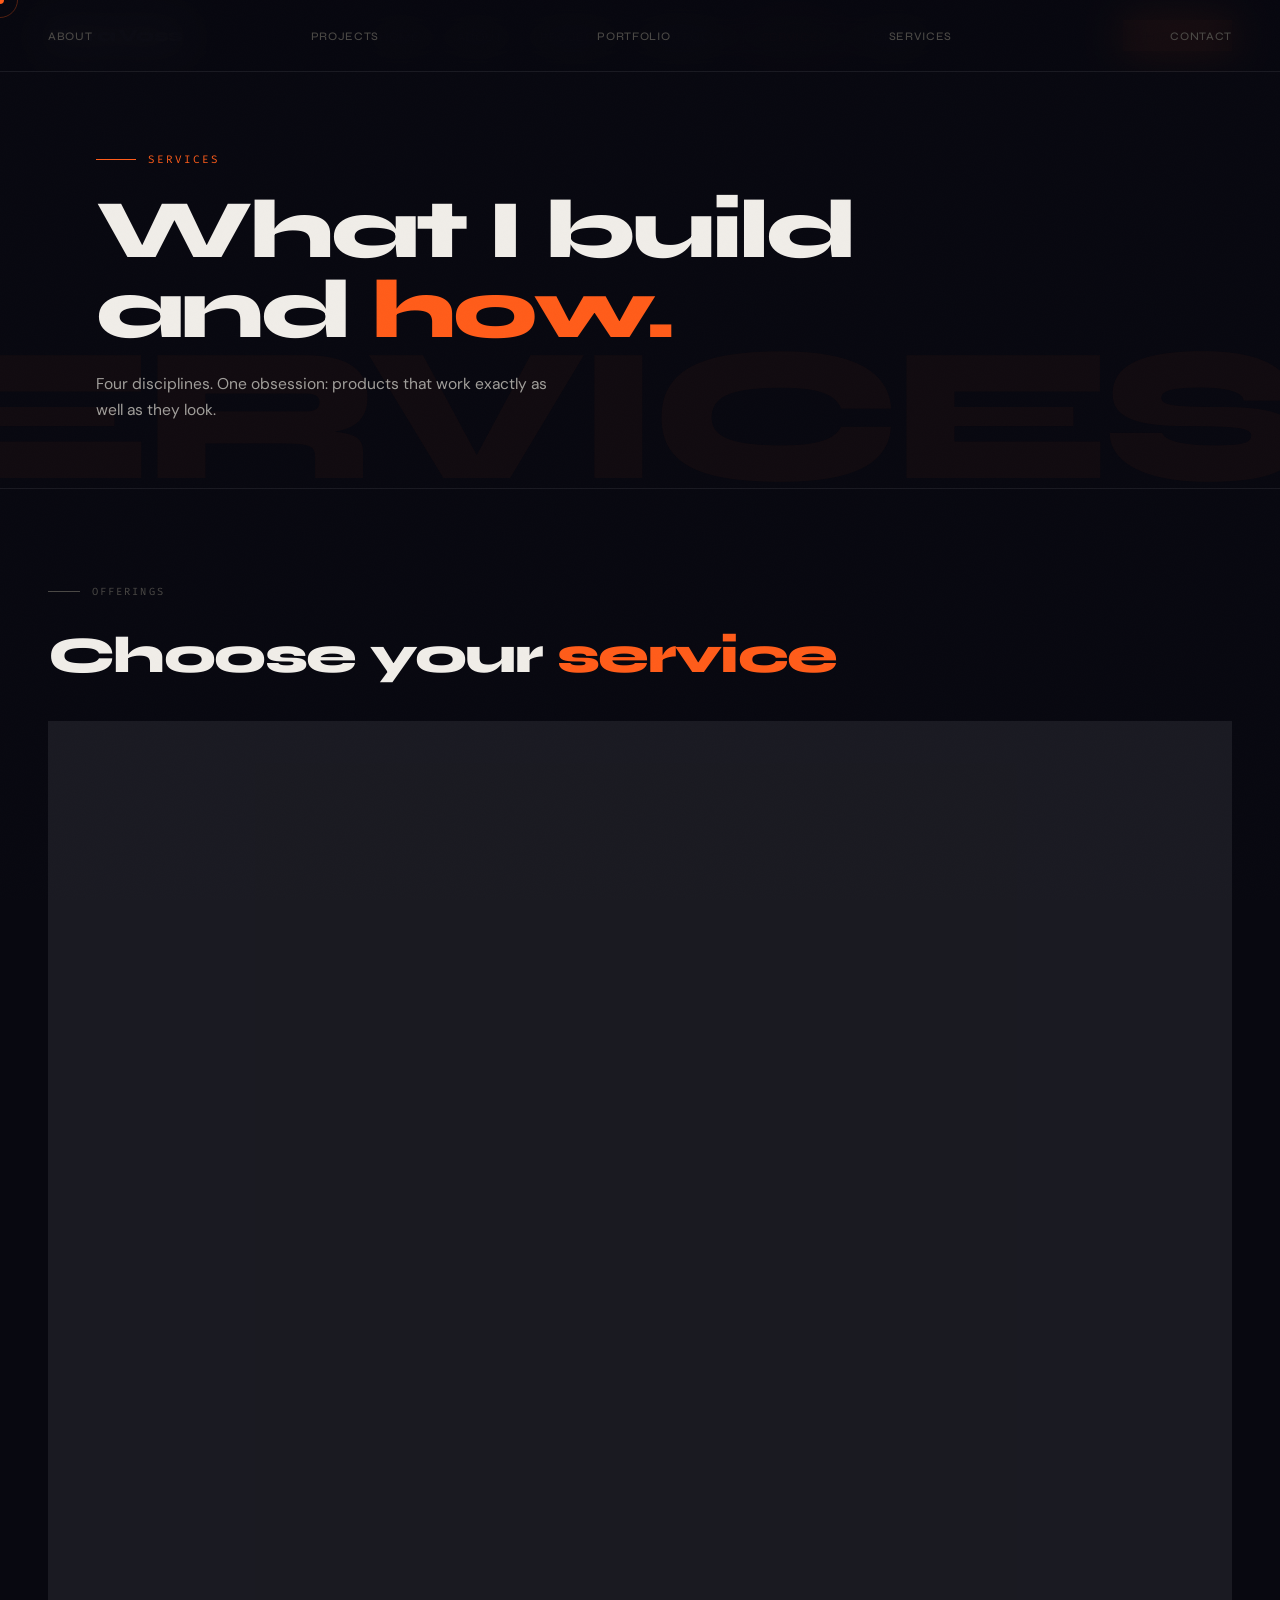
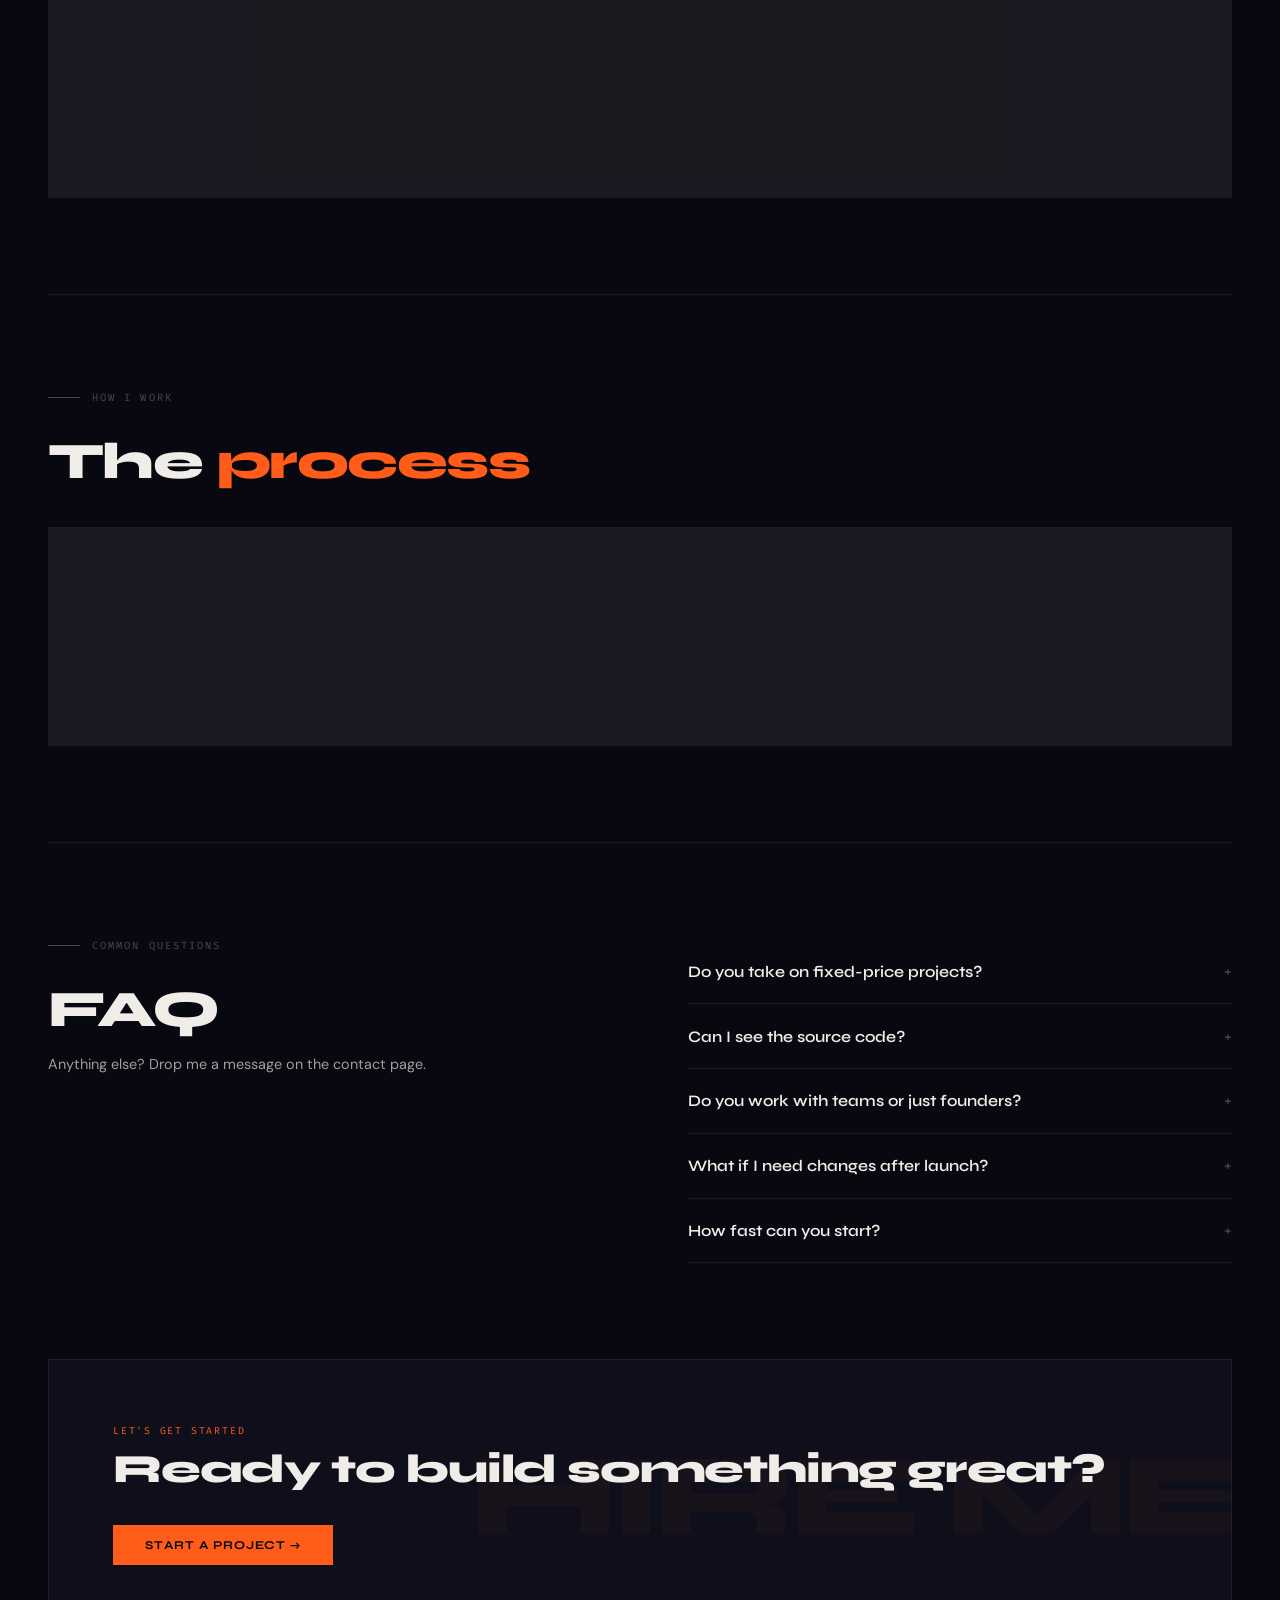
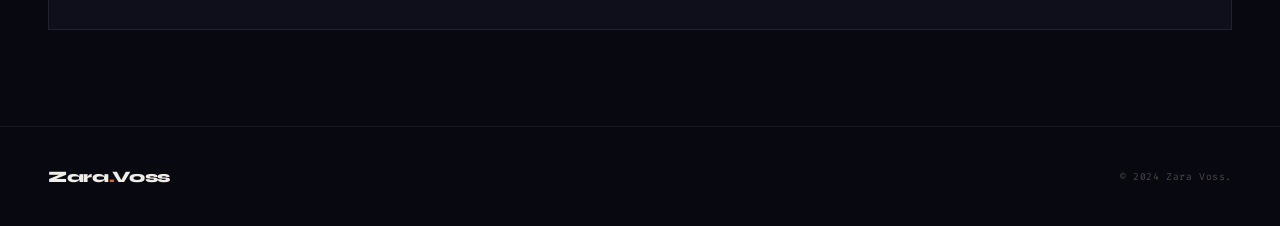
<file: services.html>
<!DOCTYPE html>
<html lang="en">
<head>
  <meta charset="UTF-8" />
  <meta name="viewport" content="width=device-width, initial-scale=1.0" />
  <title>Services — Zara Voss</title>
  <link rel="stylesheet" href="style.css" />
  <style>
    .page-hero { padding-top: calc(var(--nav-h) + 5rem); }

    /* Services grid — 2 cols */
    .svc-grid {
      display: grid; grid-template-columns: repeat(2, 1fr);
      gap: 1px; background: var(--rule);
    }
    .svc-card {
      background: var(--void);
      padding: 3rem 2.5rem;
      display: flex; flex-direction: column; gap: 1.25rem;
      position: relative; overflow: hidden;
      transition: background 0.3s;
    }
    .svc-card:hover { background: var(--surface); }
    .svc-card.hl { background: var(--surface-2); }
    .svc-card.hl:hover { background: var(--surface); }

    /* accent top bar */
    .svc-bar {
      position: absolute; top: 0; left: 0; right: 0; height: 2px;
    }
    /* background large icon */
    .svc-bg-icon {
      position: absolute; right: 1.5rem; bottom: 1rem;
      font-family: 'Syne', sans-serif; font-size: 5rem;
      opacity: 0.04; user-select: none; pointer-events: none;
    }

    .svc-head { display: flex; align-items: flex-start; justify-content: space-between; }
    .svc-icon {
      font-family: 'Syne', sans-serif; font-size: 2rem;
      display: block; margin-bottom: 0.25rem;
    }
    .svc-hl-badge {
      font-family: 'Fira Code', monospace; font-size: 0.54rem;
      letter-spacing: 0.1em; text-transform: uppercase;
      padding: 0.2rem 0.55rem; font-weight: 500;
      background: var(--lime); color: var(--void);
    }

    .svc-title {
      font-family: 'Syne', sans-serif; font-weight: 800;
      font-size: 1.65rem; letter-spacing: -0.025em; color: var(--ink);
    }
    .svc-desc { font-size: 0.9rem; color: var(--ink-2); line-height: 1.72; }

    .svc-features { display: flex; flex-direction: column; gap: 0.55rem; margin-top: 0.25rem; }
    .svc-feat {
      display: flex; align-items: flex-start; gap: 0.7rem;
      font-size: 0.875rem; color: var(--ink-2); line-height: 1.5;
    }
    .svc-feat::before {
      content: '→';
      font-family: 'Fira Code', monospace; font-size: 0.7rem;
      flex-shrink: 0; margin-top: 0.1rem;
    }

    .svc-footer {
      display: flex; align-items: center; justify-content: space-between;
      padding-top: 1.5rem; border-top: 1px solid var(--rule); margin-top: auto; flex-wrap: wrap; gap: 1rem;
    }
    .svc-price {
      font-family: 'Syne', sans-serif; font-weight: 800;
      font-size: 1.25rem; letter-spacing: -0.02em;
    }
    .svc-timeline {
      font-family: 'Fira Code', monospace; font-size: 0.6rem;
      color: var(--ink-3); letter-spacing: 0.12em; text-transform: uppercase;
    }

    /* Process */
    .process-steps {
      display: grid; grid-template-columns: repeat(4,1fr);
      gap: 1px; background: var(--rule);
      counter-reset: step;
    }
    .p-step {
      background: var(--void); padding: 2rem 1.75rem;
      position: relative; transition: background 0.3s;
      counter-increment: step;
    }
    .p-step:hover { background: var(--surface); }
    .p-step::before {
      content: counter(step, decimal-leading-zero);
      font-family: 'Syne', sans-serif; font-weight: 800;
      font-size: 2.5rem; letter-spacing: -0.05em;
      color: rgba(255,92,26,0.12); display: block; margin-bottom: 0.75rem;
    }
    .p-step-title {
      font-family: 'Syne', sans-serif; font-weight: 700;
      font-size: 1rem; color: var(--ink); margin-bottom: 0.6rem;
    }
    .p-step-desc { font-size: 0.84rem; color: var(--ink-2); line-height: 1.65; }

    /* FAQ */
    .faq-list { display: flex; flex-direction: column; gap: 0; }
    .faq-item {
      border-bottom: 1px solid var(--rule);
    }
    .faq-q {
      display: flex; align-items: center; justify-content: space-between;
      padding: 1.4rem 0; gap: 1.5rem;
      font-family: 'Syne', sans-serif; font-weight: 600;
      font-size: 1rem; color: var(--ink);
      background: none; border: none; text-align: left; width: 100%;
      transition: color 0.2s;
    }
    .faq-q:hover { color: var(--orange); }
    .faq-arrow {
      font-size: 0.9rem; color: var(--ink-3);
      transition: transform 0.3s; flex-shrink: 0;
    }
    .faq-item.open .faq-arrow { transform: rotate(45deg); color: var(--orange); }
    .faq-item.open .faq-q { color: var(--orange); }
    .faq-a {
      font-size: 0.9rem; color: var(--ink-2); line-height: 1.75;
      max-height: 0; overflow: hidden;
      transition: max-height 0.4s ease, padding 0.4s ease;
    }
    .faq-item.open .faq-a { max-height: 300px; padding-bottom: 1.4rem; }

    @media (max-width: 860px) {
      .svc-grid { grid-template-columns: 1fr; }
      .process-steps { grid-template-columns: repeat(2,1fr); }
    }
    @media (max-width: 560px) {
      .process-steps { grid-template-columns: 1fr; }
    }
  </style>
</head>
<body>
  <div id="cur"></div><div id="cur-ring"></div>

  <nav>
    <a href="index.html" class="nav-logo">Zara<span>.</span>Voss</a>
    <ul class="nav-links">
      <li><a href="index.html">Home</a></li>
      <li><a href="about.html">About</a></li>
      <li><a href="projects.html">Projects</a></li>
      <li><a href="portfolio.html">Portfolio</a></li>
      <li><a href="services.html" class="active">Services</a></li>
      <li><a href="contact.html">Contact</a></li>
    </ul>
    <a href="contact.html" class="nav-cta">Hire Me</a>
    <button class="nav-hamburger" aria-label="Menu"><span></span><span></span><span></span></button>
  </nav>

  <header class="page-hero">
    <div class="page-hero-bg-text" aria-hidden="true">SERVICES</div>
    <div class="wrap" style="position:relative;z-index:1">
      <div class="page-hero-label">Services</div>
      <h1 class="page-hero-title">What I build<br>and <em>how.</em></h1>
      <p class="page-hero-sub">Four disciplines. One obsession: products that work exactly as well as they look.</p>
    </div>
  </header>

  <!-- Services -->
  <section class="section">
    <div class="section-label reveal">Offerings</div>
    <h2 class="section-heading reveal" style="margin-bottom:2.5rem">Choose your <em>service</em></h2>
    <div class="svc-grid" id="svcGrid"></div>
  </section>

  <div class="section-rule"></div>

  <!-- Process -->
  <section class="section">
    <div class="section-label reveal">How I Work</div>
    <h2 class="section-heading reveal" style="margin-bottom:2.5rem">The <em>process</em></h2>
    <div class="process-steps" id="processEl"></div>
  </section>

  <div class="section-rule"></div>

  <!-- FAQ -->
  <section class="section">
    <div style="display:grid;grid-template-columns:1fr 1fr;gap:6rem;align-items:start">
      <div>
        <div class="section-label reveal">Common Questions</div>
        <h2 class="section-heading reveal" style="margin-bottom:0.75rem">FAQ</h2>
        <p class="reveal" style="font-size:0.9rem;color:var(--ink-2);line-height:1.7;margin-top:1rem">Anything else? Drop me a message on the contact page.</p>
      </div>
      <div class="faq-list reveal" id="faqEl"></div>
    </div>
  </section>

  <!-- CTA -->
  <div style="margin:0 3rem 6rem;background:var(--surface);border:1px solid var(--rule);padding:4rem;display:flex;align-items:center;justify-content:space-between;flex-wrap:wrap;gap:2rem;position:relative;overflow:hidden">
    <div style="position:absolute;right:-1rem;top:50%;transform:translateY(-50%);font-family:'Syne',sans-serif;font-weight:800;font-size:clamp(4rem,9vw,8rem);color:rgba(255,92,26,0.04);letter-spacing:-0.05em;user-select:none">HIRE ME</div>
    <div style="position:relative;z-index:1">
      <div style="font-family:'Fira Code',monospace;font-size:0.62rem;color:var(--orange);letter-spacing:0.18em;text-transform:uppercase;margin-bottom:0.5rem">Let's get started</div>
      <h2 style="font-family:'Syne',sans-serif;font-weight:800;font-size:clamp(1.5rem,3.5vw,2.5rem);letter-spacing:-0.03em">Ready to build something great?</h2>
    </div>
    <a href="contact.html" class="btn btn-primary" style="position:relative;z-index:1">Start a Project →</a>
  </div>

  <footer>
    <a href="index.html" class="footer-logo">Zara<span>.</span>Voss</a>
    <nav class="footer-nav">
      <a href="about.html">About</a><a href="projects.html">Projects</a>
      <a href="portfolio.html">Portfolio</a><a href="services.html">Services</a>
      <a href="contact.html">Contact</a>
    </nav>
    <span class="footer-copy">© 2024 Zara Voss.</span>
  </footer>

  <script src="data.js"></script><script src="main.js"></script>
  <script>
    /* Services grid */
    document.getElementById('svcGrid').innerHTML = services.map(s => `
      <div class="svc-card ${s.highlight?'hl':''} reveal">
        <div class="svc-bar" style="background:${s.accent}"></div>
        <div class="svc-bg-icon" style="color:${s.accent}">${s.icon}</div>
        <div class="svc-head">
          <span class="svc-icon" style="color:${s.accent}">${s.icon}</span>
          ${s.highlight ? '<span class="svc-hl-badge">Most Popular</span>' : ''}
        </div>
        <h2 class="svc-title">${s.title}</h2>
        <p class="svc-desc">${s.desc}</p>
        <div class="svc-features">
          ${s.features.map(f=>`<div class="svc-feat" style="--ac:${s.accent}">${f}</div>`).join('')}
        </div>
        <div class="svc-footer">
          <div>
            <div class="svc-price" style="color:${s.accent}">${s.price}</div>
            <div class="svc-timeline">Timeline: ${s.timeline}</div>
          </div>
          <a href="contact.html" class="btn" style="background:${s.accent};color:${s.highlight?'#080810':'#fff'}">Get Started →</a>
        </div>
      </div>
    `).join('');

    /* Process */
    const steps = [
      { title:'Discovery',    desc:'A detailed kickoff to understand your goals, constraints, users, and definition of success.' },
      { title:'Planning',     desc:'Scope, timeline, and tech stack agreed in writing. No surprises.' },
      { title:'Build & Iterate', desc:'Tight loops — weekly demos, async feedback, and continuous deployment from day one.' },
      { title:'Launch & Support', desc:'Production-ready handoff with documentation, monitoring, and a 6-month support window.' },
    ];
    document.getElementById('processEl').innerHTML = steps.map(s => `
      <div class="p-step reveal">
        <div class="p-step-title">${s.title}</div>
        <p class="p-step-desc">${s.desc}</p>
      </div>
    `).join('');

    /* FAQ */
    const faqs = [
      { q:'Do you take on fixed-price projects?', a:'Yes — for well-scoped work. I prefer fixed-price for design and time-and-materials for development, but I\'m flexible based on what serves you best.' },
      { q:'Can I see the source code?', a:'Absolutely. You own everything I build. Full source access is delivered at project close along with all documentation.' },
      { q:'Do you work with teams or just founders?', a:'Both. I\'m comfortable as the sole builder or embedding in an existing team as a senior IC. I adapt to whatever structure is needed.' },
      { q:'What if I need changes after launch?', a:'All projects include a 6-month support window. For ongoing work, I offer monthly retainers starting at $800/month.' },
      { q:'How fast can you start?', a:'Usually within 1–2 weeks of contract signing, depending on my current load. Tell me your timeline and I\'ll be honest about availability.' },
    ];
    document.getElementById('faqEl').innerHTML = faqs.map(f => `
      <div class="faq-item">
        <button class="faq-q">${f.q}<span class="faq-arrow">+</span></button>
        <div class="faq-a">${f.a}</div>
      </div>
    `).join('');

    document.querySelectorAll('.faq-item').forEach(item => {
      item.querySelector('.faq-q').addEventListener('click', () => {
        const wasOpen = item.classList.contains('open');
        document.querySelectorAll('.faq-item').forEach(i=>i.classList.remove('open'));
        if (!wasOpen) item.classList.add('open');
      });
    });
  </script>
</body>
</html>
</file>
<file: style.css>
/* ============================================
   PORTFOLIO — GLOBAL DESIGN SYSTEM
   Theme: Editorial Dark · Signal Orange · Ink
   Fonts: Syne · DM Sans · Fira Code
   ============================================ */

@import url('https://fonts.googleapis.com/css2?family=Syne:wght@400;500;600;700;800&family=DM+Sans:ital,opsz,wght@0,9..40,300;0,9..40,400;0,9..40,500;1,9..40,300&family=Fira+Code:wght@400;500&display=swap');

/* ── TOKENS ── */
:root {
  --void:       #080810;
  --surface:    #0F0F1C;
  --surface-2:  #161628;
  --orange:     #FF5C1A;
  --orange-dim: #cc4912;
  --lime:       #C8FF00;
  --purple:     #A855F7;
  --cyan:       #06B6D4;
  --ink:        #F0EDE8;
  --ink-2:      #A09E9A;
  --ink-3:      #4A4845;
  --rule:       rgba(240,237,232,0.08);
  --rule-bold:  rgba(240,237,232,0.15);
  --nav-h:      72px;
  --r:          0px;
}

/* ── RESET ── */
*, *::before, *::after { margin: 0; padding: 0; box-sizing: border-box; }
html { scroll-behavior: smooth; font-size: 16px; }
body {
  background: var(--void);
  color: var(--ink);
  font-family: 'DM Sans', sans-serif;
  overflow-x: hidden;
  -webkit-font-smoothing: antialiased;
  cursor: none;
}
a { text-decoration: none; color: inherit; }
img { display: block; max-width: 100%; }
button { font-family: inherit; cursor: none; }

/* ── CUSTOM CURSOR ── */
#cur {
  width: 8px; height: 8px;
  background: var(--orange);
  border-radius: 50%;
  position: fixed; top: 0; left: 0;
  pointer-events: none; z-index: 9999;
  transform: translate(-50%, -50%);
  transition: width .2s, height .2s, background .2s;
  will-change: transform;
}
#cur-ring {
  width: 36px; height: 36px;
  border: 1px solid rgba(255, 92, 26, 0.5);
  border-radius: 50%;
  position: fixed; top: 0; left: 0;
  pointer-events: none; z-index: 9998;
  transform: translate(-50%, -50%);
  transition: transform .15s ease, width .3s, height .3s, opacity .3s, border-color .3s;
  opacity: 0.6;
  will-change: transform;
}
body.hovering #cur { width: 14px; height: 14px; background: var(--lime); }
body.hovering #cur-ring {
  width: 52px; height: 52px;
  border-color: rgba(200, 255, 0, 0.4);
  opacity: 0.35;
}
body.clicking #cur { width: 5px; height: 5px; }

/* ── NOISE OVERLAY ── */
body::before {
  content: '';
  position: fixed; inset: 0;
  background-image: url("data:image/svg+xml,%3Csvg xmlns='http://www.w3.org/2000/svg' width='200' height='200'%3E%3Cfilter id='n'%3E%3CfeTurbulence type='fractalNoise' baseFrequency='0.9' numOctaves='4' stitchTiles='stitch'/%3E%3C/filter%3E%3Crect width='200' height='200' filter='url(%23n)' opacity='0.03'/%3E%3C/svg%3E");
  pointer-events: none; z-index: 9000; opacity: 0.4;
}

/* ── NAV ── */
nav {
  position: fixed; top: 0; left: 0; right: 0;
  height: var(--nav-h);
  z-index: 1000;
  display: flex; align-items: center; justify-content: space-between;
  padding: 0 3rem;
  border-bottom: 1px solid var(--rule);
  background: rgba(8, 8, 16, 0.9);
  backdrop-filter: blur(20px);
  -webkit-backdrop-filter: blur(20px);
}
.nav-logo {
  font-family: 'Syne', sans-serif;
  font-weight: 800;
  font-size: 1.1rem;
  letter-spacing: -0.02em;
  color: var(--ink);
}
.nav-logo span { color: var(--orange); }
.nav-links { display: flex; gap: 0; list-style: none; }
.nav-links a {
  font-family: 'Syne', sans-serif;
  font-size: 0.75rem;
  font-weight: 500;
  color: var(--ink-2);
  letter-spacing: 0.06em;
  text-transform: uppercase;
  padding: 0.4rem 1.1rem;
  border: 1px solid transparent;
  transition: color 0.2s, border-color 0.2s;
  position: relative;
}
.nav-links a:hover,
.nav-links a.active {
  color: var(--ink);
  border-color: var(--rule-bold);
}
.nav-links a.active { color: var(--orange); }
.nav-cta {
  font-family: 'Syne', sans-serif;
  font-size: 0.72rem;
  font-weight: 700;
  letter-spacing: 0.08em;
  text-transform: uppercase;
  color: var(--void);
  background: var(--orange);
  padding: 0.55rem 1.4rem;
  transition: background 0.2s, transform 0.2s;
}
.nav-cta:hover { background: #ff7040; transform: translateY(-1px); }
.nav-hamburger {
  display: none; flex-direction: column; gap: 5px;
  background: none; border: none; padding: 4px;
}
.nav-hamburger span {
  display: block; width: 22px; height: 1px;
  background: var(--ink-2); transition: all 0.3s;
}

/* ── PAGE HERO ── */
.page-hero {
  min-height: 44vh;
  padding: calc(var(--nav-h) + 5rem) 3rem 4rem;
  border-bottom: 1px solid var(--rule);
  position: relative;
  overflow: hidden;
}
.page-hero-bg-text {
  position: absolute;
  right: -1rem; bottom: -1.5rem;
  font-family: 'Syne', sans-serif;
  font-weight: 800;
  font-size: clamp(6rem, 15vw, 13rem);
  color: rgba(255, 92, 26, 0.04);
  letter-spacing: -0.05em;
  line-height: 1;
  user-select: none;
  pointer-events: none;
  white-space: nowrap;
}
.page-hero-label {
  font-family: 'Fira Code', monospace;
  font-size: 0.68rem;
  color: var(--orange);
  letter-spacing: 0.18em;
  text-transform: uppercase;
  margin-bottom: 1.5rem;
  display: flex; align-items: center; gap: 0.75rem;
}
.page-hero-label::before {
  content: '';
  display: block; width: 2.5rem; height: 1px;
  background: var(--orange);
}
.page-hero-title {
  font-family: 'Syne', sans-serif;
  font-weight: 800;
  font-size: clamp(2.75rem, 6.5vw, 5.5rem);
  line-height: 0.96;
  letter-spacing: -0.035em;
  color: var(--ink);
  max-width: 900px;
}
.page-hero-title em { font-style: normal; color: var(--orange); }
.page-hero-sub {
  margin-top: 1.25rem;
  font-size: 0.975rem;
  color: var(--ink-2);
  line-height: 1.7;
  max-width: 460px;
}

/* ── SECTION ── */
.wrap { max-width: 1320px; margin: 0 auto; padding: 0 3rem; }
.section { padding: 6rem 3rem; max-width: 1320px; margin: 0 auto; }
.section + .section { padding-top: 0; }
.section-rule { height: 1px; background: var(--rule); margin: 0 3rem; }
.section-label {
  font-family: 'Fira Code', monospace;
  font-size: 0.65rem;
  color: var(--ink-3);
  letter-spacing: 0.2em;
  text-transform: uppercase;
  margin-bottom: 2rem;
  display: flex; align-items: center; gap: 0.75rem;
}
.section-label::before {
  content: '';
  display: block; width: 2rem; height: 1px;
  background: var(--ink-3);
}
.section-heading {
  font-family: 'Syne', sans-serif;
  font-weight: 800;
  font-size: clamp(2rem, 4vw, 3.25rem);
  line-height: 1.0;
  letter-spacing: -0.03em;
  color: var(--ink);
}
.section-heading em { font-style: normal; color: var(--orange); }

/* ── BUTTONS ── */
.btn {
  display: inline-flex; align-items: center; gap: 0.5rem;
  font-family: 'Syne', sans-serif;
  font-size: 0.75rem;
  font-weight: 700;
  letter-spacing: 0.08em;
  text-transform: uppercase;
  padding: 0.8rem 2rem;
  border: none; outline: none;
  transition: all 0.22s ease;
  position: relative;
  overflow: hidden;
}
.btn::after {
  content: '';
  position: absolute; inset: 0;
  background: rgba(255,255,255,0.06);
  opacity: 0;
  transition: opacity 0.2s;
}
.btn:hover::after { opacity: 1; }
.btn-primary {
  background: var(--orange);
  color: var(--void);
}
.btn-primary:hover { background: #ff7040; transform: translateY(-2px); }
.btn-ghost {
  background: transparent;
  color: var(--ink);
  border: 1px solid var(--rule-bold);
}
.btn-ghost:hover {
  border-color: var(--ink-2);
  transform: translateY(-2px);
}
.btn-lime {
  background: var(--lime);
  color: var(--void);
}
.btn-lime:hover { background: #d6ff33; transform: translateY(-2px); }

/* ── CARD ── */
.card {
  background: var(--surface);
  border: 1px solid var(--rule);
  transition: border-color 0.3s, transform 0.3s;
  position: relative;
  overflow: hidden;
}
.card:hover {
  border-color: var(--rule-bold);
  transform: translateY(-3px);
}
/* scan-line hover effect */
.card::after {
  content: '';
  position: absolute;
  top: -100%; left: 0; right: 0;
  height: 100%;
  background: linear-gradient(180deg,
    transparent 0%,
    rgba(255, 92, 26, 0.03) 50%,
    transparent 100%);
  transition: top 0.5s ease;
  pointer-events: none;
}
.card:hover::after { top: 100%; }

/* ── TAG ── */
.tag {
  display: inline-flex;
  font-family: 'Fira Code', monospace;
  font-size: 0.6rem;
  letter-spacing: 0.08em;
  text-transform: uppercase;
  padding: 0.22rem 0.65rem;
  border: 1px solid;
}
.tag-orange { color: var(--orange); border-color: rgba(255,92,26,0.3); background: rgba(255,92,26,0.06); }
.tag-lime   { color: var(--lime);   border-color: rgba(200,255,0,0.3); background: rgba(200,255,0,0.06); }
.tag-purple { color: var(--purple); border-color: rgba(168,85,247,0.3); background: rgba(168,85,247,0.06); }
.tag-cyan   { color: var(--cyan);   border-color: rgba(6,182,212,0.3); background: rgba(6,182,212,0.06); }

/* ── TECH CHIP ── */
.chip {
  font-family: 'Fira Code', monospace;
  font-size: 0.58rem;
  color: var(--ink-3);
  background: rgba(255,255,255,0.03);
  border: 1px solid var(--rule);
  padding: 0.18rem 0.55rem;
  letter-spacing: 0.04em;
  transition: color 0.2s, border-color 0.2s;
}
.card:hover .chip { color: var(--ink-2); border-color: var(--rule-bold); }

/* ── REVEAL ── */
.reveal {
  opacity: 0;
  transform: translateY(22px);
  transition: opacity 0.7s cubic-bezier(.16,1,.3,1), transform 0.7s cubic-bezier(.16,1,.3,1);
}
.reveal.in { opacity: 1; transform: translateY(0); }

/* ── MARQUEE ── */
.marquee-wrap {
  overflow: hidden;
  border-top: 1px solid var(--rule);
  border-bottom: 1px solid var(--rule);
  padding: 0.9rem 0;
  background: rgba(255,92,26,0.015);
}
.marquee-track {
  display: flex; white-space: nowrap;
  animation: marquee 28s linear infinite;
}
.marquee-track.rev { animation-direction: reverse; }
.marquee-item {
  font-family: 'Fira Code', monospace;
  font-size: 0.65rem;
  color: var(--ink-3);
  letter-spacing: 0.16em;
  text-transform: uppercase;
  padding: 0 2rem;
}
.marquee-dot {
  color: var(--orange);
  padding: 0 0.25rem;
  opacity: 0.7;
}
@keyframes marquee {
  from { transform: translateX(0); }
  to   { transform: translateX(-50%); }
}

/* ── FOOTER ── */
footer {
  border-top: 1px solid var(--rule);
  padding: 2.5rem 3rem;
  display: flex; align-items: center;
  justify-content: space-between;
  flex-wrap: wrap; gap: 1.5rem;
}
.footer-logo {
  font-family: 'Syne', sans-serif;
  font-weight: 800;
  font-size: 1rem;
  letter-spacing: -0.02em;
}
.footer-logo span { color: var(--orange); }
.footer-nav { display: flex; gap: 1.75rem; flex-wrap: wrap; }
.footer-nav a {
  font-family: 'Syne', sans-serif;
  font-size: 0.72rem;
  font-weight: 500;
  letter-spacing: 0.06em;
  text-transform: uppercase;
  color: var(--ink-3);
  transition: color 0.2s;
}
.footer-nav a:hover { color: var(--orange); }
.footer-copy {
  font-family: 'Fira Code', monospace;
  font-size: 0.62rem;
  color: var(--ink-3);
  letter-spacing: 0.06em;
}

/* ── SCROLLBAR ── */
::-webkit-scrollbar { width: 3px; }
::-webkit-scrollbar-track { background: var(--void); }
::-webkit-scrollbar-thumb { background: rgba(255,92,26,0.3); }
::-webkit-scrollbar-thumb:hover { background: rgba(255,92,26,0.6); }

/* ── HIGHLIGHT ── */
.hl-orange { color: var(--orange); }
.hl-lime   { color: var(--lime); }
.hl-purple { color: var(--purple); }

/* ── MOBILE ── */
@media (max-width: 860px) {
  :root { --nav-h: 64px; }
  nav { padding: 0 1.5rem; }
  .nav-links { display: none; }
  .nav-hamburger { display: flex; }
  .wrap, .section { padding-left: 1.5rem; padding-right: 1.5rem; }
  .page-hero { padding-left: 1.5rem; padding-right: 1.5rem; }
  footer { padding: 2rem 1.5rem; }
  .section-rule { margin: 0 1.5rem; }
}

@media (prefers-reduced-motion: reduce) {
  *, *::before, *::after {
    animation-duration: 0.01ms !important;
    transition-duration: 0.01ms !important;
  }
}
</file>
